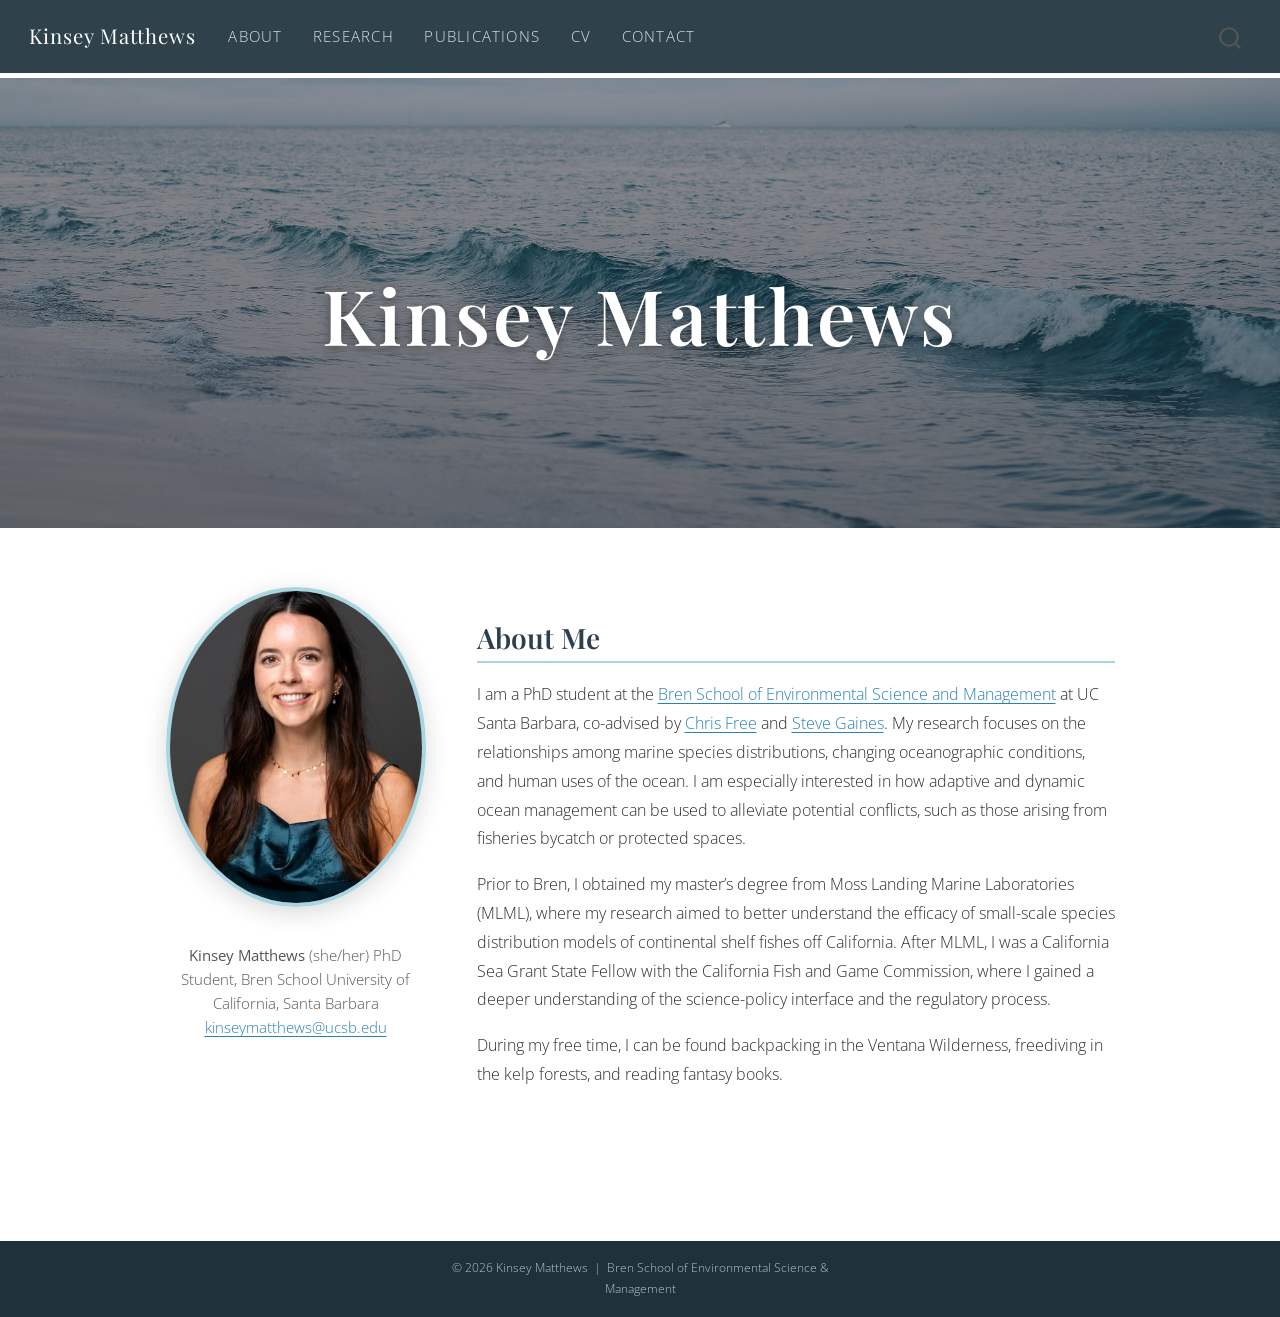
<file: docs/index.html>
<!DOCTYPE html>
<html xmlns="http://www.w3.org/1999/xhtml" lang="en" xml:lang="en"><head>

<meta charset="utf-8">
<meta name="generator" content="quarto-1.5.57">

<meta name="viewport" content="width=device-width, initial-scale=1.0, user-scalable=yes">


<title>Kinsey Matthews</title>
<style>
code{white-space: pre-wrap;}
span.smallcaps{font-variant: small-caps;}
div.columns{display: flex; gap: min(4vw, 1.5em);}
div.column{flex: auto; overflow-x: auto;}
div.hanging-indent{margin-left: 1.5em; text-indent: -1.5em;}
ul.task-list{list-style: none;}
ul.task-list li input[type="checkbox"] {
  width: 0.8em;
  margin: 0 0.8em 0.2em -1em; /* quarto-specific, see https://github.com/quarto-dev/quarto-cli/issues/4556 */ 
  vertical-align: middle;
}
</style>


<script src="site_libs/quarto-nav/quarto-nav.js"></script>
<script src="site_libs/quarto-nav/headroom.min.js"></script>
<script src="site_libs/clipboard/clipboard.min.js"></script>
<script src="site_libs/quarto-search/autocomplete.umd.js"></script>
<script src="site_libs/quarto-search/fuse.min.js"></script>
<script src="site_libs/quarto-search/quarto-search.js"></script>
<meta name="quarto:offset" content="./">
<script src="site_libs/quarto-html/quarto.js"></script>
<script src="site_libs/quarto-html/popper.min.js"></script>
<script src="site_libs/quarto-html/tippy.umd.min.js"></script>
<script src="site_libs/quarto-html/anchor.min.js"></script>
<link href="site_libs/quarto-html/tippy.css" rel="stylesheet">
<link href="site_libs/quarto-html/quarto-syntax-highlighting.css" rel="stylesheet" id="quarto-text-highlighting-styles">
<script src="site_libs/bootstrap/bootstrap.min.js"></script>
<link href="site_libs/bootstrap/bootstrap-icons.css" rel="stylesheet">
<link href="site_libs/bootstrap/bootstrap.min.css" rel="stylesheet" id="quarto-bootstrap" data-mode="light">
<script id="quarto-search-options" type="application/json">{
  "location": "navbar",
  "copy-button": false,
  "collapse-after": 3,
  "panel-placement": "end",
  "type": "overlay",
  "limit": 50,
  "keyboard-shortcut": [
    "f",
    "/",
    "s"
  ],
  "show-item-context": false,
  "language": {
    "search-no-results-text": "No results",
    "search-matching-documents-text": "matching documents",
    "search-copy-link-title": "Copy link to search",
    "search-hide-matches-text": "Hide additional matches",
    "search-more-match-text": "more match in this document",
    "search-more-matches-text": "more matches in this document",
    "search-clear-button-title": "Clear",
    "search-text-placeholder": "",
    "search-detached-cancel-button-title": "Cancel",
    "search-submit-button-title": "Submit",
    "search-label": "Search"
  }
}</script>


<link rel="stylesheet" href="styles.css">
</head>

<body class="nav-fixed">

<div id="quarto-search-results"></div>
  <header id="quarto-header" class="headroom fixed-top">
    <nav class="navbar navbar-expand-lg " data-bs-theme="dark">
      <div class="navbar-container container-fluid">
      <div class="navbar-brand-container mx-auto">
    <a class="navbar-brand" href="./index.html">
    <span class="navbar-title">Kinsey Matthews</span>
    </a>
  </div>
            <div id="quarto-search" class="" title="Search"></div>
          <button class="navbar-toggler" type="button" data-bs-toggle="collapse" data-bs-target="#navbarCollapse" aria-controls="navbarCollapse" role="menu" aria-expanded="false" aria-label="Toggle navigation" onclick="if (window.quartoToggleHeadroom) { window.quartoToggleHeadroom(); }">
  <span class="navbar-toggler-icon"></span>
</button>
          <div class="collapse navbar-collapse" id="navbarCollapse">
            <ul class="navbar-nav navbar-nav-scroll me-auto">
  <li class="nav-item">
    <a class="nav-link active" href="./index.html" aria-current="page"> 
<span class="menu-text">About</span></a>
  </li>  
  <li class="nav-item">
    <a class="nav-link" href="./research.html"> 
<span class="menu-text">Research</span></a>
  </li>  
  <li class="nav-item">
    <a class="nav-link" href="./publications.html"> 
<span class="menu-text">Publications</span></a>
  </li>  
  <li class="nav-item">
    <a class="nav-link" href="./cv.html"> 
<span class="menu-text">CV</span></a>
  </li>  
  <li class="nav-item">
    <a class="nav-link" href="./contact.html"> 
<span class="menu-text">Contact</span></a>
  </li>  
</ul>
          </div> <!-- /navcollapse -->
            <div class="quarto-navbar-tools">
</div>
      </div> <!-- /container-fluid -->
    </nav>
</header>
<!-- content -->
<div id="quarto-content" class="quarto-container page-columns page-rows-contents page-layout-full page-navbar">
<!-- sidebar -->
<!-- margin-sidebar -->
    
<!-- main -->
<main class="content column-page" id="quarto-document-content">




<div class="hero-banner">
  <div class="hero-overlay">
    <h1 class="hero-title">Kinsey Matthews</h1>
  </div>
</div>
<div class="about-section">
<div class="about-grid">
<div class="about-photo">
<p><img src="images/headshot.jpeg" class="headshot img-fluid"></p>
<p><strong>Kinsey Matthews</strong> (she/her) PhD Student, Bren School University of California, Santa Barbara <a href="mailto:kinseymatthews@ucsb.edu">kinseymatthews@ucsb.edu</a></p>
</div>
<section id="about-me" class="level2 about-text">
<h2 class="anchored" data-anchor-id="about-me">About Me</h2>
<p>I am a PhD student at the <a href="https://bren.ucsb.edu/">Bren School of Environmental Science and Management</a> at UC Santa Barbara, co-advised by <a href="https://chrismfree.com/">Chris Free</a> and <a href="https://gaineslabucsb.com/">Steve Gaines</a>. My research focuses on the relationships among marine species distributions, changing oceanographic conditions, and human uses of the ocean. I am especially interested in how adaptive and dynamic ocean management can be used to alleviate potential conflicts, such as those arising from fisheries bycatch or protected spaces.</p>
<p>Prior to Bren, I obtained my master’s degree from Moss Landing Marine Laboratories (MLML), where my research aimed to better understand the efficacy of small-scale species distribution models of continental shelf fishes off California. After MLML, I was a California Sea Grant State Fellow with the California Fish and Game Commission, where I gained a deeper understanding of the science-policy interface and the regulatory process.</p>
<p>During my free time, I can be found backpacking in the Ventana Wilderness, freediving in the kelp forests, and reading fantasy books.</p>
</section>
</div>
</div>



</main> <!-- /main -->
<script id="quarto-html-after-body" type="application/javascript">
window.document.addEventListener("DOMContentLoaded", function (event) {
  const toggleBodyColorMode = (bsSheetEl) => {
    const mode = bsSheetEl.getAttribute("data-mode");
    const bodyEl = window.document.querySelector("body");
    if (mode === "dark") {
      bodyEl.classList.add("quarto-dark");
      bodyEl.classList.remove("quarto-light");
    } else {
      bodyEl.classList.add("quarto-light");
      bodyEl.classList.remove("quarto-dark");
    }
  }
  const toggleBodyColorPrimary = () => {
    const bsSheetEl = window.document.querySelector("link#quarto-bootstrap");
    if (bsSheetEl) {
      toggleBodyColorMode(bsSheetEl);
    }
  }
  toggleBodyColorPrimary();  
  const icon = "";
  const anchorJS = new window.AnchorJS();
  anchorJS.options = {
    placement: 'right',
    icon: icon
  };
  anchorJS.add('.anchored');
  const isCodeAnnotation = (el) => {
    for (const clz of el.classList) {
      if (clz.startsWith('code-annotation-')) {                     
        return true;
      }
    }
    return false;
  }
  const onCopySuccess = function(e) {
    // button target
    const button = e.trigger;
    // don't keep focus
    button.blur();
    // flash "checked"
    button.classList.add('code-copy-button-checked');
    var currentTitle = button.getAttribute("title");
    button.setAttribute("title", "Copied!");
    let tooltip;
    if (window.bootstrap) {
      button.setAttribute("data-bs-toggle", "tooltip");
      button.setAttribute("data-bs-placement", "left");
      button.setAttribute("data-bs-title", "Copied!");
      tooltip = new bootstrap.Tooltip(button, 
        { trigger: "manual", 
          customClass: "code-copy-button-tooltip",
          offset: [0, -8]});
      tooltip.show();    
    }
    setTimeout(function() {
      if (tooltip) {
        tooltip.hide();
        button.removeAttribute("data-bs-title");
        button.removeAttribute("data-bs-toggle");
        button.removeAttribute("data-bs-placement");
      }
      button.setAttribute("title", currentTitle);
      button.classList.remove('code-copy-button-checked');
    }, 1000);
    // clear code selection
    e.clearSelection();
  }
  const getTextToCopy = function(trigger) {
      const codeEl = trigger.previousElementSibling.cloneNode(true);
      for (const childEl of codeEl.children) {
        if (isCodeAnnotation(childEl)) {
          childEl.remove();
        }
      }
      return codeEl.innerText;
  }
  const clipboard = new window.ClipboardJS('.code-copy-button:not([data-in-quarto-modal])', {
    text: getTextToCopy
  });
  clipboard.on('success', onCopySuccess);
  if (window.document.getElementById('quarto-embedded-source-code-modal')) {
    // For code content inside modals, clipBoardJS needs to be initialized with a container option
    // TODO: Check when it could be a function (https://github.com/zenorocha/clipboard.js/issues/860)
    const clipboardModal = new window.ClipboardJS('.code-copy-button[data-in-quarto-modal]', {
      text: getTextToCopy,
      container: window.document.getElementById('quarto-embedded-source-code-modal')
    });
    clipboardModal.on('success', onCopySuccess);
  }
    var localhostRegex = new RegExp(/^(?:http|https):\/\/localhost\:?[0-9]*\//);
    var mailtoRegex = new RegExp(/^mailto:/);
      var filterRegex = new RegExp('/' + window.location.host + '/');
    var isInternal = (href) => {
        return filterRegex.test(href) || localhostRegex.test(href) || mailtoRegex.test(href);
    }
    // Inspect non-navigation links and adorn them if external
 	var links = window.document.querySelectorAll('a[href]:not(.nav-link):not(.navbar-brand):not(.toc-action):not(.sidebar-link):not(.sidebar-item-toggle):not(.pagination-link):not(.no-external):not([aria-hidden]):not(.dropdown-item):not(.quarto-navigation-tool):not(.about-link)');
    for (var i=0; i<links.length; i++) {
      const link = links[i];
      if (!isInternal(link.href)) {
        // undo the damage that might have been done by quarto-nav.js in the case of
        // links that we want to consider external
        if (link.dataset.originalHref !== undefined) {
          link.href = link.dataset.originalHref;
        }
      }
    }
  function tippyHover(el, contentFn, onTriggerFn, onUntriggerFn) {
    const config = {
      allowHTML: true,
      maxWidth: 500,
      delay: 100,
      arrow: false,
      appendTo: function(el) {
          return el.parentElement;
      },
      interactive: true,
      interactiveBorder: 10,
      theme: 'quarto',
      placement: 'bottom-start',
    };
    if (contentFn) {
      config.content = contentFn;
    }
    if (onTriggerFn) {
      config.onTrigger = onTriggerFn;
    }
    if (onUntriggerFn) {
      config.onUntrigger = onUntriggerFn;
    }
    window.tippy(el, config); 
  }
  const noterefs = window.document.querySelectorAll('a[role="doc-noteref"]');
  for (var i=0; i<noterefs.length; i++) {
    const ref = noterefs[i];
    tippyHover(ref, function() {
      // use id or data attribute instead here
      let href = ref.getAttribute('data-footnote-href') || ref.getAttribute('href');
      try { href = new URL(href).hash; } catch {}
      const id = href.replace(/^#\/?/, "");
      const note = window.document.getElementById(id);
      if (note) {
        return note.innerHTML;
      } else {
        return "";
      }
    });
  }
  const xrefs = window.document.querySelectorAll('a.quarto-xref');
  const processXRef = (id, note) => {
    // Strip column container classes
    const stripColumnClz = (el) => {
      el.classList.remove("page-full", "page-columns");
      if (el.children) {
        for (const child of el.children) {
          stripColumnClz(child);
        }
      }
    }
    stripColumnClz(note)
    if (id === null || id.startsWith('sec-')) {
      // Special case sections, only their first couple elements
      const container = document.createElement("div");
      if (note.children && note.children.length > 2) {
        container.appendChild(note.children[0].cloneNode(true));
        for (let i = 1; i < note.children.length; i++) {
          const child = note.children[i];
          if (child.tagName === "P" && child.innerText === "") {
            continue;
          } else {
            container.appendChild(child.cloneNode(true));
            break;
          }
        }
        if (window.Quarto?.typesetMath) {
          window.Quarto.typesetMath(container);
        }
        return container.innerHTML
      } else {
        if (window.Quarto?.typesetMath) {
          window.Quarto.typesetMath(note);
        }
        return note.innerHTML;
      }
    } else {
      // Remove any anchor links if they are present
      const anchorLink = note.querySelector('a.anchorjs-link');
      if (anchorLink) {
        anchorLink.remove();
      }
      if (window.Quarto?.typesetMath) {
        window.Quarto.typesetMath(note);
      }
      // TODO in 1.5, we should make sure this works without a callout special case
      if (note.classList.contains("callout")) {
        return note.outerHTML;
      } else {
        return note.innerHTML;
      }
    }
  }
  for (var i=0; i<xrefs.length; i++) {
    const xref = xrefs[i];
    tippyHover(xref, undefined, function(instance) {
      instance.disable();
      let url = xref.getAttribute('href');
      let hash = undefined; 
      if (url.startsWith('#')) {
        hash = url;
      } else {
        try { hash = new URL(url).hash; } catch {}
      }
      if (hash) {
        const id = hash.replace(/^#\/?/, "");
        const note = window.document.getElementById(id);
        if (note !== null) {
          try {
            const html = processXRef(id, note.cloneNode(true));
            instance.setContent(html);
          } finally {
            instance.enable();
            instance.show();
          }
        } else {
          // See if we can fetch this
          fetch(url.split('#')[0])
          .then(res => res.text())
          .then(html => {
            const parser = new DOMParser();
            const htmlDoc = parser.parseFromString(html, "text/html");
            const note = htmlDoc.getElementById(id);
            if (note !== null) {
              const html = processXRef(id, note);
              instance.setContent(html);
            } 
          }).finally(() => {
            instance.enable();
            instance.show();
          });
        }
      } else {
        // See if we can fetch a full url (with no hash to target)
        // This is a special case and we should probably do some content thinning / targeting
        fetch(url)
        .then(res => res.text())
        .then(html => {
          const parser = new DOMParser();
          const htmlDoc = parser.parseFromString(html, "text/html");
          const note = htmlDoc.querySelector('main.content');
          if (note !== null) {
            // This should only happen for chapter cross references
            // (since there is no id in the URL)
            // remove the first header
            if (note.children.length > 0 && note.children[0].tagName === "HEADER") {
              note.children[0].remove();
            }
            const html = processXRef(null, note);
            instance.setContent(html);
          } 
        }).finally(() => {
          instance.enable();
          instance.show();
        });
      }
    }, function(instance) {
    });
  }
      let selectedAnnoteEl;
      const selectorForAnnotation = ( cell, annotation) => {
        let cellAttr = 'data-code-cell="' + cell + '"';
        let lineAttr = 'data-code-annotation="' +  annotation + '"';
        const selector = 'span[' + cellAttr + '][' + lineAttr + ']';
        return selector;
      }
      const selectCodeLines = (annoteEl) => {
        const doc = window.document;
        const targetCell = annoteEl.getAttribute("data-target-cell");
        const targetAnnotation = annoteEl.getAttribute("data-target-annotation");
        const annoteSpan = window.document.querySelector(selectorForAnnotation(targetCell, targetAnnotation));
        const lines = annoteSpan.getAttribute("data-code-lines").split(",");
        const lineIds = lines.map((line) => {
          return targetCell + "-" + line;
        })
        let top = null;
        let height = null;
        let parent = null;
        if (lineIds.length > 0) {
            //compute the position of the single el (top and bottom and make a div)
            const el = window.document.getElementById(lineIds[0]);
            top = el.offsetTop;
            height = el.offsetHeight;
            parent = el.parentElement.parentElement;
          if (lineIds.length > 1) {
            const lastEl = window.document.getElementById(lineIds[lineIds.length - 1]);
            const bottom = lastEl.offsetTop + lastEl.offsetHeight;
            height = bottom - top;
          }
          if (top !== null && height !== null && parent !== null) {
            // cook up a div (if necessary) and position it 
            let div = window.document.getElementById("code-annotation-line-highlight");
            if (div === null) {
              div = window.document.createElement("div");
              div.setAttribute("id", "code-annotation-line-highlight");
              div.style.position = 'absolute';
              parent.appendChild(div);
            }
            div.style.top = top - 2 + "px";
            div.style.height = height + 4 + "px";
            div.style.left = 0;
            let gutterDiv = window.document.getElementById("code-annotation-line-highlight-gutter");
            if (gutterDiv === null) {
              gutterDiv = window.document.createElement("div");
              gutterDiv.setAttribute("id", "code-annotation-line-highlight-gutter");
              gutterDiv.style.position = 'absolute';
              const codeCell = window.document.getElementById(targetCell);
              const gutter = codeCell.querySelector('.code-annotation-gutter');
              gutter.appendChild(gutterDiv);
            }
            gutterDiv.style.top = top - 2 + "px";
            gutterDiv.style.height = height + 4 + "px";
          }
          selectedAnnoteEl = annoteEl;
        }
      };
      const unselectCodeLines = () => {
        const elementsIds = ["code-annotation-line-highlight", "code-annotation-line-highlight-gutter"];
        elementsIds.forEach((elId) => {
          const div = window.document.getElementById(elId);
          if (div) {
            div.remove();
          }
        });
        selectedAnnoteEl = undefined;
      };
        // Handle positioning of the toggle
    window.addEventListener(
      "resize",
      throttle(() => {
        elRect = undefined;
        if (selectedAnnoteEl) {
          selectCodeLines(selectedAnnoteEl);
        }
      }, 10)
    );
    function throttle(fn, ms) {
    let throttle = false;
    let timer;
      return (...args) => {
        if(!throttle) { // first call gets through
            fn.apply(this, args);
            throttle = true;
        } else { // all the others get throttled
            if(timer) clearTimeout(timer); // cancel #2
            timer = setTimeout(() => {
              fn.apply(this, args);
              timer = throttle = false;
            }, ms);
        }
      };
    }
      // Attach click handler to the DT
      const annoteDls = window.document.querySelectorAll('dt[data-target-cell]');
      for (const annoteDlNode of annoteDls) {
        annoteDlNode.addEventListener('click', (event) => {
          const clickedEl = event.target;
          if (clickedEl !== selectedAnnoteEl) {
            unselectCodeLines();
            const activeEl = window.document.querySelector('dt[data-target-cell].code-annotation-active');
            if (activeEl) {
              activeEl.classList.remove('code-annotation-active');
            }
            selectCodeLines(clickedEl);
            clickedEl.classList.add('code-annotation-active');
          } else {
            // Unselect the line
            unselectCodeLines();
            clickedEl.classList.remove('code-annotation-active');
          }
        });
      }
  const findCites = (el) => {
    const parentEl = el.parentElement;
    if (parentEl) {
      const cites = parentEl.dataset.cites;
      if (cites) {
        return {
          el,
          cites: cites.split(' ')
        };
      } else {
        return findCites(el.parentElement)
      }
    } else {
      return undefined;
    }
  };
  var bibliorefs = window.document.querySelectorAll('a[role="doc-biblioref"]');
  for (var i=0; i<bibliorefs.length; i++) {
    const ref = bibliorefs[i];
    const citeInfo = findCites(ref);
    if (citeInfo) {
      tippyHover(citeInfo.el, function() {
        var popup = window.document.createElement('div');
        citeInfo.cites.forEach(function(cite) {
          var citeDiv = window.document.createElement('div');
          citeDiv.classList.add('hanging-indent');
          citeDiv.classList.add('csl-entry');
          var biblioDiv = window.document.getElementById('ref-' + cite);
          if (biblioDiv) {
            citeDiv.innerHTML = biblioDiv.innerHTML;
          }
          popup.appendChild(citeDiv);
        });
        return popup.innerHTML;
      });
    }
  }
});
</script>
</div> <!-- /content -->
<footer class="footer">
  <div class="nav-footer">
    <div class="nav-footer-left">
      &nbsp;
    </div>   
    <div class="nav-footer-center">
<p>© 2026 Kinsey Matthews &nbsp;|&nbsp; Bren School of Environmental Science &amp; Management</p>
</div>
    <div class="nav-footer-right">
      &nbsp;
    </div>
  </div>
</footer>




</body></html>
</file>
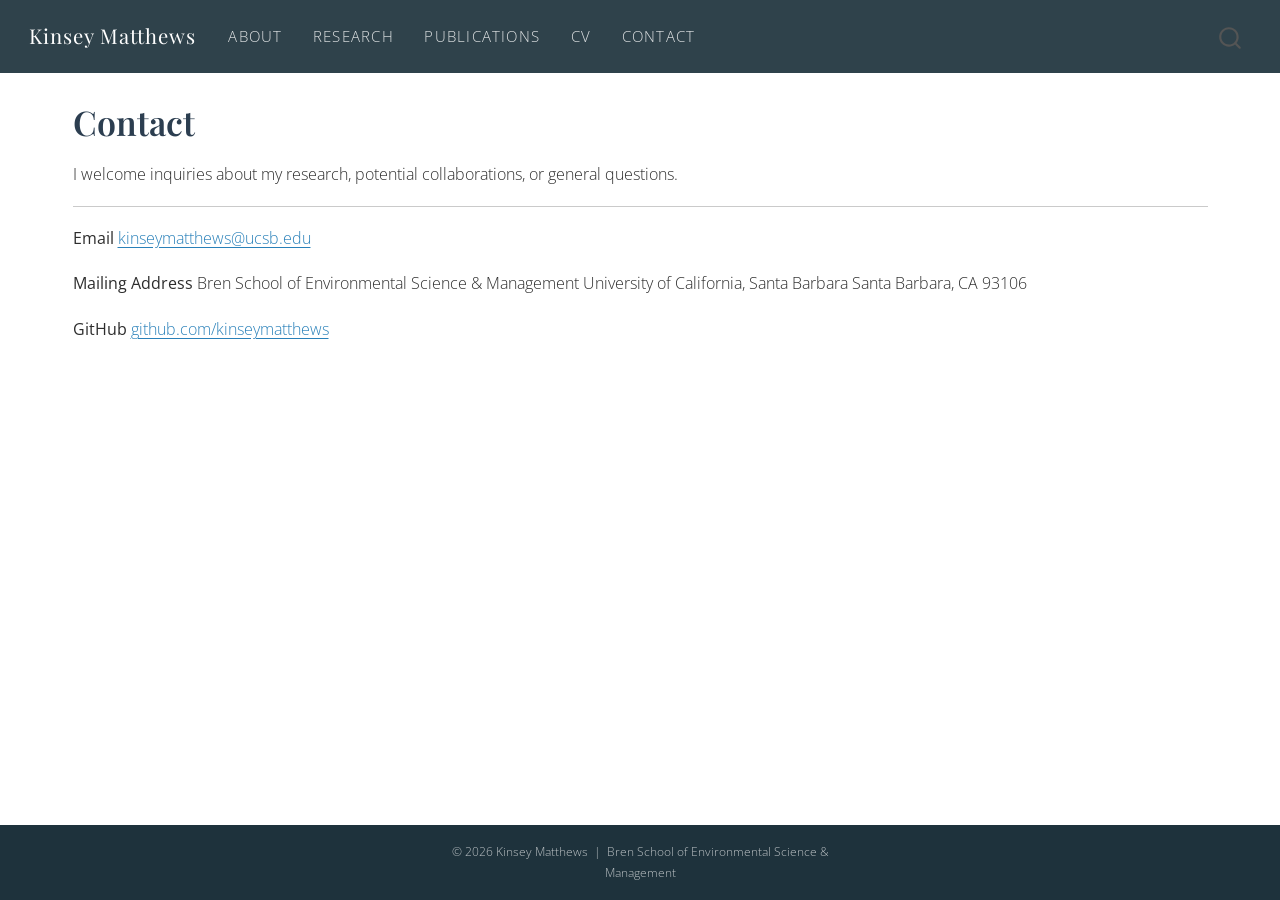
<file: docs/contact.html>
<!DOCTYPE html>
<html xmlns="http://www.w3.org/1999/xhtml" lang="en" xml:lang="en"><head>

<meta charset="utf-8">
<meta name="generator" content="quarto-1.5.57">

<meta name="viewport" content="width=device-width, initial-scale=1.0, user-scalable=yes">


<title>Contact – Kinsey Matthews</title>
<style>
code{white-space: pre-wrap;}
span.smallcaps{font-variant: small-caps;}
div.columns{display: flex; gap: min(4vw, 1.5em);}
div.column{flex: auto; overflow-x: auto;}
div.hanging-indent{margin-left: 1.5em; text-indent: -1.5em;}
ul.task-list{list-style: none;}
ul.task-list li input[type="checkbox"] {
  width: 0.8em;
  margin: 0 0.8em 0.2em -1em; /* quarto-specific, see https://github.com/quarto-dev/quarto-cli/issues/4556 */ 
  vertical-align: middle;
}
</style>


<script src="site_libs/quarto-nav/quarto-nav.js"></script>
<script src="site_libs/quarto-nav/headroom.min.js"></script>
<script src="site_libs/clipboard/clipboard.min.js"></script>
<script src="site_libs/quarto-search/autocomplete.umd.js"></script>
<script src="site_libs/quarto-search/fuse.min.js"></script>
<script src="site_libs/quarto-search/quarto-search.js"></script>
<meta name="quarto:offset" content="./">
<script src="site_libs/quarto-html/quarto.js"></script>
<script src="site_libs/quarto-html/popper.min.js"></script>
<script src="site_libs/quarto-html/tippy.umd.min.js"></script>
<script src="site_libs/quarto-html/anchor.min.js"></script>
<link href="site_libs/quarto-html/tippy.css" rel="stylesheet">
<link href="site_libs/quarto-html/quarto-syntax-highlighting.css" rel="stylesheet" id="quarto-text-highlighting-styles">
<script src="site_libs/bootstrap/bootstrap.min.js"></script>
<link href="site_libs/bootstrap/bootstrap-icons.css" rel="stylesheet">
<link href="site_libs/bootstrap/bootstrap.min.css" rel="stylesheet" id="quarto-bootstrap" data-mode="light">
<script id="quarto-search-options" type="application/json">{
  "location": "navbar",
  "copy-button": false,
  "collapse-after": 3,
  "panel-placement": "end",
  "type": "overlay",
  "limit": 50,
  "keyboard-shortcut": [
    "f",
    "/",
    "s"
  ],
  "show-item-context": false,
  "language": {
    "search-no-results-text": "No results",
    "search-matching-documents-text": "matching documents",
    "search-copy-link-title": "Copy link to search",
    "search-hide-matches-text": "Hide additional matches",
    "search-more-match-text": "more match in this document",
    "search-more-matches-text": "more matches in this document",
    "search-clear-button-title": "Clear",
    "search-text-placeholder": "",
    "search-detached-cancel-button-title": "Cancel",
    "search-submit-button-title": "Submit",
    "search-label": "Search"
  }
}</script>


<link rel="stylesheet" href="styles.css">
</head>

<body class="nav-fixed">

<div id="quarto-search-results"></div>
  <header id="quarto-header" class="headroom fixed-top">
    <nav class="navbar navbar-expand-lg " data-bs-theme="dark">
      <div class="navbar-container container-fluid">
      <div class="navbar-brand-container mx-auto">
    <a class="navbar-brand" href="./index.html">
    <span class="navbar-title">Kinsey Matthews</span>
    </a>
  </div>
            <div id="quarto-search" class="" title="Search"></div>
          <button class="navbar-toggler" type="button" data-bs-toggle="collapse" data-bs-target="#navbarCollapse" aria-controls="navbarCollapse" role="menu" aria-expanded="false" aria-label="Toggle navigation" onclick="if (window.quartoToggleHeadroom) { window.quartoToggleHeadroom(); }">
  <span class="navbar-toggler-icon"></span>
</button>
          <div class="collapse navbar-collapse" id="navbarCollapse">
            <ul class="navbar-nav navbar-nav-scroll me-auto">
  <li class="nav-item">
    <a class="nav-link" href="./index.html"> 
<span class="menu-text">About</span></a>
  </li>  
  <li class="nav-item">
    <a class="nav-link" href="./research.html"> 
<span class="menu-text">Research</span></a>
  </li>  
  <li class="nav-item">
    <a class="nav-link" href="./publications.html"> 
<span class="menu-text">Publications</span></a>
  </li>  
  <li class="nav-item">
    <a class="nav-link" href="./cv.html"> 
<span class="menu-text">CV</span></a>
  </li>  
  <li class="nav-item">
    <a class="nav-link active" href="./contact.html" aria-current="page"> 
<span class="menu-text">Contact</span></a>
  </li>  
</ul>
          </div> <!-- /navcollapse -->
            <div class="quarto-navbar-tools">
</div>
      </div> <!-- /container-fluid -->
    </nav>
</header>
<!-- content -->
<div id="quarto-content" class="quarto-container page-columns page-rows-contents page-layout-full page-navbar">
<!-- sidebar -->
<!-- margin-sidebar -->
    
<!-- main -->
<main class="content column-page" id="quarto-document-content">

<header id="title-block-header" class="quarto-title-block default">
<div class="quarto-title">
<h1 class="title">Contact</h1>
</div>



<div class="quarto-title-meta column-page">

    
  
    
  </div>
  


</header>


<p>I welcome inquiries about my research, potential collaborations, or general questions.</p>
<hr>
<p><strong>Email</strong> <a href="mailto:kinseymatthews@ucsb.edu">kinseymatthews@ucsb.edu</a></p>
<p><strong>Mailing Address</strong> Bren School of Environmental Science &amp; Management University of California, Santa Barbara Santa Barbara, CA 93106</p>
<p><strong>GitHub</strong> <a href="https://github.com/kinseymatthews">github.com/kinseymatthews</a></p>



</main> <!-- /main -->
<script id="quarto-html-after-body" type="application/javascript">
window.document.addEventListener("DOMContentLoaded", function (event) {
  const toggleBodyColorMode = (bsSheetEl) => {
    const mode = bsSheetEl.getAttribute("data-mode");
    const bodyEl = window.document.querySelector("body");
    if (mode === "dark") {
      bodyEl.classList.add("quarto-dark");
      bodyEl.classList.remove("quarto-light");
    } else {
      bodyEl.classList.add("quarto-light");
      bodyEl.classList.remove("quarto-dark");
    }
  }
  const toggleBodyColorPrimary = () => {
    const bsSheetEl = window.document.querySelector("link#quarto-bootstrap");
    if (bsSheetEl) {
      toggleBodyColorMode(bsSheetEl);
    }
  }
  toggleBodyColorPrimary();  
  const icon = "";
  const anchorJS = new window.AnchorJS();
  anchorJS.options = {
    placement: 'right',
    icon: icon
  };
  anchorJS.add('.anchored');
  const isCodeAnnotation = (el) => {
    for (const clz of el.classList) {
      if (clz.startsWith('code-annotation-')) {                     
        return true;
      }
    }
    return false;
  }
  const onCopySuccess = function(e) {
    // button target
    const button = e.trigger;
    // don't keep focus
    button.blur();
    // flash "checked"
    button.classList.add('code-copy-button-checked');
    var currentTitle = button.getAttribute("title");
    button.setAttribute("title", "Copied!");
    let tooltip;
    if (window.bootstrap) {
      button.setAttribute("data-bs-toggle", "tooltip");
      button.setAttribute("data-bs-placement", "left");
      button.setAttribute("data-bs-title", "Copied!");
      tooltip = new bootstrap.Tooltip(button, 
        { trigger: "manual", 
          customClass: "code-copy-button-tooltip",
          offset: [0, -8]});
      tooltip.show();    
    }
    setTimeout(function() {
      if (tooltip) {
        tooltip.hide();
        button.removeAttribute("data-bs-title");
        button.removeAttribute("data-bs-toggle");
        button.removeAttribute("data-bs-placement");
      }
      button.setAttribute("title", currentTitle);
      button.classList.remove('code-copy-button-checked');
    }, 1000);
    // clear code selection
    e.clearSelection();
  }
  const getTextToCopy = function(trigger) {
      const codeEl = trigger.previousElementSibling.cloneNode(true);
      for (const childEl of codeEl.children) {
        if (isCodeAnnotation(childEl)) {
          childEl.remove();
        }
      }
      return codeEl.innerText;
  }
  const clipboard = new window.ClipboardJS('.code-copy-button:not([data-in-quarto-modal])', {
    text: getTextToCopy
  });
  clipboard.on('success', onCopySuccess);
  if (window.document.getElementById('quarto-embedded-source-code-modal')) {
    // For code content inside modals, clipBoardJS needs to be initialized with a container option
    // TODO: Check when it could be a function (https://github.com/zenorocha/clipboard.js/issues/860)
    const clipboardModal = new window.ClipboardJS('.code-copy-button[data-in-quarto-modal]', {
      text: getTextToCopy,
      container: window.document.getElementById('quarto-embedded-source-code-modal')
    });
    clipboardModal.on('success', onCopySuccess);
  }
    var localhostRegex = new RegExp(/^(?:http|https):\/\/localhost\:?[0-9]*\//);
    var mailtoRegex = new RegExp(/^mailto:/);
      var filterRegex = new RegExp('/' + window.location.host + '/');
    var isInternal = (href) => {
        return filterRegex.test(href) || localhostRegex.test(href) || mailtoRegex.test(href);
    }
    // Inspect non-navigation links and adorn them if external
 	var links = window.document.querySelectorAll('a[href]:not(.nav-link):not(.navbar-brand):not(.toc-action):not(.sidebar-link):not(.sidebar-item-toggle):not(.pagination-link):not(.no-external):not([aria-hidden]):not(.dropdown-item):not(.quarto-navigation-tool):not(.about-link)');
    for (var i=0; i<links.length; i++) {
      const link = links[i];
      if (!isInternal(link.href)) {
        // undo the damage that might have been done by quarto-nav.js in the case of
        // links that we want to consider external
        if (link.dataset.originalHref !== undefined) {
          link.href = link.dataset.originalHref;
        }
      }
    }
  function tippyHover(el, contentFn, onTriggerFn, onUntriggerFn) {
    const config = {
      allowHTML: true,
      maxWidth: 500,
      delay: 100,
      arrow: false,
      appendTo: function(el) {
          return el.parentElement;
      },
      interactive: true,
      interactiveBorder: 10,
      theme: 'quarto',
      placement: 'bottom-start',
    };
    if (contentFn) {
      config.content = contentFn;
    }
    if (onTriggerFn) {
      config.onTrigger = onTriggerFn;
    }
    if (onUntriggerFn) {
      config.onUntrigger = onUntriggerFn;
    }
    window.tippy(el, config); 
  }
  const noterefs = window.document.querySelectorAll('a[role="doc-noteref"]');
  for (var i=0; i<noterefs.length; i++) {
    const ref = noterefs[i];
    tippyHover(ref, function() {
      // use id or data attribute instead here
      let href = ref.getAttribute('data-footnote-href') || ref.getAttribute('href');
      try { href = new URL(href).hash; } catch {}
      const id = href.replace(/^#\/?/, "");
      const note = window.document.getElementById(id);
      if (note) {
        return note.innerHTML;
      } else {
        return "";
      }
    });
  }
  const xrefs = window.document.querySelectorAll('a.quarto-xref');
  const processXRef = (id, note) => {
    // Strip column container classes
    const stripColumnClz = (el) => {
      el.classList.remove("page-full", "page-columns");
      if (el.children) {
        for (const child of el.children) {
          stripColumnClz(child);
        }
      }
    }
    stripColumnClz(note)
    if (id === null || id.startsWith('sec-')) {
      // Special case sections, only their first couple elements
      const container = document.createElement("div");
      if (note.children && note.children.length > 2) {
        container.appendChild(note.children[0].cloneNode(true));
        for (let i = 1; i < note.children.length; i++) {
          const child = note.children[i];
          if (child.tagName === "P" && child.innerText === "") {
            continue;
          } else {
            container.appendChild(child.cloneNode(true));
            break;
          }
        }
        if (window.Quarto?.typesetMath) {
          window.Quarto.typesetMath(container);
        }
        return container.innerHTML
      } else {
        if (window.Quarto?.typesetMath) {
          window.Quarto.typesetMath(note);
        }
        return note.innerHTML;
      }
    } else {
      // Remove any anchor links if they are present
      const anchorLink = note.querySelector('a.anchorjs-link');
      if (anchorLink) {
        anchorLink.remove();
      }
      if (window.Quarto?.typesetMath) {
        window.Quarto.typesetMath(note);
      }
      // TODO in 1.5, we should make sure this works without a callout special case
      if (note.classList.contains("callout")) {
        return note.outerHTML;
      } else {
        return note.innerHTML;
      }
    }
  }
  for (var i=0; i<xrefs.length; i++) {
    const xref = xrefs[i];
    tippyHover(xref, undefined, function(instance) {
      instance.disable();
      let url = xref.getAttribute('href');
      let hash = undefined; 
      if (url.startsWith('#')) {
        hash = url;
      } else {
        try { hash = new URL(url).hash; } catch {}
      }
      if (hash) {
        const id = hash.replace(/^#\/?/, "");
        const note = window.document.getElementById(id);
        if (note !== null) {
          try {
            const html = processXRef(id, note.cloneNode(true));
            instance.setContent(html);
          } finally {
            instance.enable();
            instance.show();
          }
        } else {
          // See if we can fetch this
          fetch(url.split('#')[0])
          .then(res => res.text())
          .then(html => {
            const parser = new DOMParser();
            const htmlDoc = parser.parseFromString(html, "text/html");
            const note = htmlDoc.getElementById(id);
            if (note !== null) {
              const html = processXRef(id, note);
              instance.setContent(html);
            } 
          }).finally(() => {
            instance.enable();
            instance.show();
          });
        }
      } else {
        // See if we can fetch a full url (with no hash to target)
        // This is a special case and we should probably do some content thinning / targeting
        fetch(url)
        .then(res => res.text())
        .then(html => {
          const parser = new DOMParser();
          const htmlDoc = parser.parseFromString(html, "text/html");
          const note = htmlDoc.querySelector('main.content');
          if (note !== null) {
            // This should only happen for chapter cross references
            // (since there is no id in the URL)
            // remove the first header
            if (note.children.length > 0 && note.children[0].tagName === "HEADER") {
              note.children[0].remove();
            }
            const html = processXRef(null, note);
            instance.setContent(html);
          } 
        }).finally(() => {
          instance.enable();
          instance.show();
        });
      }
    }, function(instance) {
    });
  }
      let selectedAnnoteEl;
      const selectorForAnnotation = ( cell, annotation) => {
        let cellAttr = 'data-code-cell="' + cell + '"';
        let lineAttr = 'data-code-annotation="' +  annotation + '"';
        const selector = 'span[' + cellAttr + '][' + lineAttr + ']';
        return selector;
      }
      const selectCodeLines = (annoteEl) => {
        const doc = window.document;
        const targetCell = annoteEl.getAttribute("data-target-cell");
        const targetAnnotation = annoteEl.getAttribute("data-target-annotation");
        const annoteSpan = window.document.querySelector(selectorForAnnotation(targetCell, targetAnnotation));
        const lines = annoteSpan.getAttribute("data-code-lines").split(",");
        const lineIds = lines.map((line) => {
          return targetCell + "-" + line;
        })
        let top = null;
        let height = null;
        let parent = null;
        if (lineIds.length > 0) {
            //compute the position of the single el (top and bottom and make a div)
            const el = window.document.getElementById(lineIds[0]);
            top = el.offsetTop;
            height = el.offsetHeight;
            parent = el.parentElement.parentElement;
          if (lineIds.length > 1) {
            const lastEl = window.document.getElementById(lineIds[lineIds.length - 1]);
            const bottom = lastEl.offsetTop + lastEl.offsetHeight;
            height = bottom - top;
          }
          if (top !== null && height !== null && parent !== null) {
            // cook up a div (if necessary) and position it 
            let div = window.document.getElementById("code-annotation-line-highlight");
            if (div === null) {
              div = window.document.createElement("div");
              div.setAttribute("id", "code-annotation-line-highlight");
              div.style.position = 'absolute';
              parent.appendChild(div);
            }
            div.style.top = top - 2 + "px";
            div.style.height = height + 4 + "px";
            div.style.left = 0;
            let gutterDiv = window.document.getElementById("code-annotation-line-highlight-gutter");
            if (gutterDiv === null) {
              gutterDiv = window.document.createElement("div");
              gutterDiv.setAttribute("id", "code-annotation-line-highlight-gutter");
              gutterDiv.style.position = 'absolute';
              const codeCell = window.document.getElementById(targetCell);
              const gutter = codeCell.querySelector('.code-annotation-gutter');
              gutter.appendChild(gutterDiv);
            }
            gutterDiv.style.top = top - 2 + "px";
            gutterDiv.style.height = height + 4 + "px";
          }
          selectedAnnoteEl = annoteEl;
        }
      };
      const unselectCodeLines = () => {
        const elementsIds = ["code-annotation-line-highlight", "code-annotation-line-highlight-gutter"];
        elementsIds.forEach((elId) => {
          const div = window.document.getElementById(elId);
          if (div) {
            div.remove();
          }
        });
        selectedAnnoteEl = undefined;
      };
        // Handle positioning of the toggle
    window.addEventListener(
      "resize",
      throttle(() => {
        elRect = undefined;
        if (selectedAnnoteEl) {
          selectCodeLines(selectedAnnoteEl);
        }
      }, 10)
    );
    function throttle(fn, ms) {
    let throttle = false;
    let timer;
      return (...args) => {
        if(!throttle) { // first call gets through
            fn.apply(this, args);
            throttle = true;
        } else { // all the others get throttled
            if(timer) clearTimeout(timer); // cancel #2
            timer = setTimeout(() => {
              fn.apply(this, args);
              timer = throttle = false;
            }, ms);
        }
      };
    }
      // Attach click handler to the DT
      const annoteDls = window.document.querySelectorAll('dt[data-target-cell]');
      for (const annoteDlNode of annoteDls) {
        annoteDlNode.addEventListener('click', (event) => {
          const clickedEl = event.target;
          if (clickedEl !== selectedAnnoteEl) {
            unselectCodeLines();
            const activeEl = window.document.querySelector('dt[data-target-cell].code-annotation-active');
            if (activeEl) {
              activeEl.classList.remove('code-annotation-active');
            }
            selectCodeLines(clickedEl);
            clickedEl.classList.add('code-annotation-active');
          } else {
            // Unselect the line
            unselectCodeLines();
            clickedEl.classList.remove('code-annotation-active');
          }
        });
      }
  const findCites = (el) => {
    const parentEl = el.parentElement;
    if (parentEl) {
      const cites = parentEl.dataset.cites;
      if (cites) {
        return {
          el,
          cites: cites.split(' ')
        };
      } else {
        return findCites(el.parentElement)
      }
    } else {
      return undefined;
    }
  };
  var bibliorefs = window.document.querySelectorAll('a[role="doc-biblioref"]');
  for (var i=0; i<bibliorefs.length; i++) {
    const ref = bibliorefs[i];
    const citeInfo = findCites(ref);
    if (citeInfo) {
      tippyHover(citeInfo.el, function() {
        var popup = window.document.createElement('div');
        citeInfo.cites.forEach(function(cite) {
          var citeDiv = window.document.createElement('div');
          citeDiv.classList.add('hanging-indent');
          citeDiv.classList.add('csl-entry');
          var biblioDiv = window.document.getElementById('ref-' + cite);
          if (biblioDiv) {
            citeDiv.innerHTML = biblioDiv.innerHTML;
          }
          popup.appendChild(citeDiv);
        });
        return popup.innerHTML;
      });
    }
  }
});
</script>
</div> <!-- /content -->
<footer class="footer">
  <div class="nav-footer">
    <div class="nav-footer-left">
      &nbsp;
    </div>   
    <div class="nav-footer-center">
<p>© 2026 Kinsey Matthews &nbsp;|&nbsp; Bren School of Environmental Science &amp; Management</p>
</div>
    <div class="nav-footer-right">
      &nbsp;
    </div>
  </div>
</footer>




</body></html>
</file>
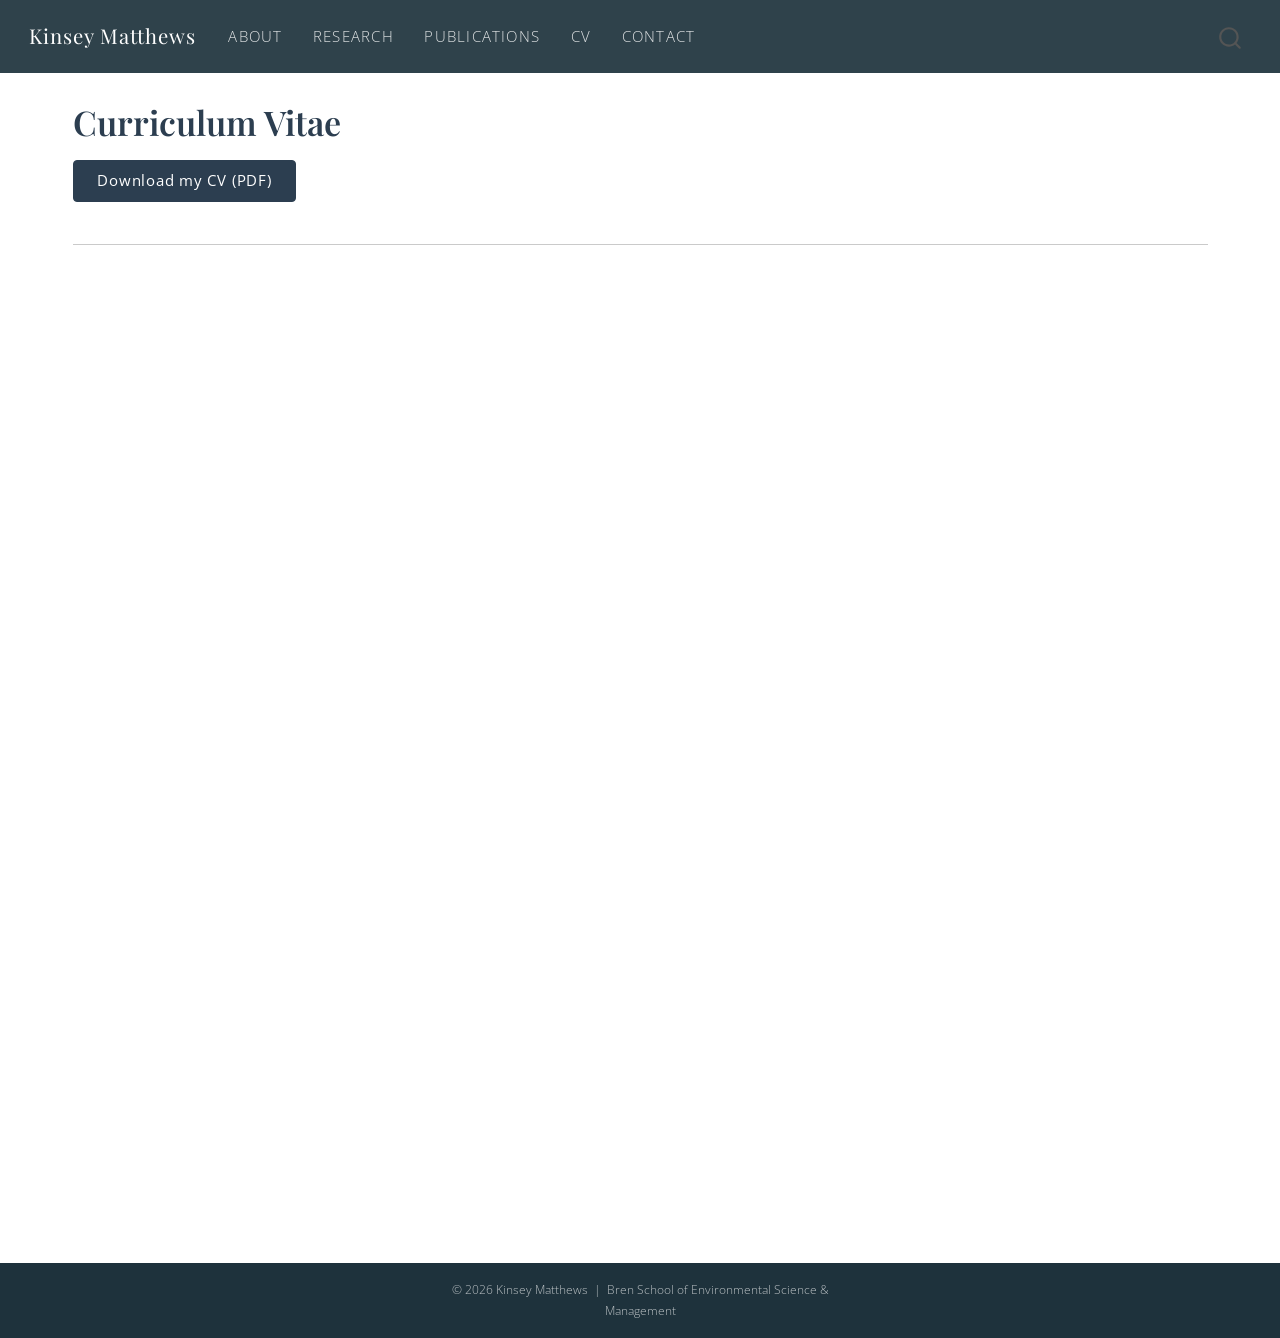
<file: docs/cv.html>
<!DOCTYPE html>
<html xmlns="http://www.w3.org/1999/xhtml" lang="en" xml:lang="en"><head>

<meta charset="utf-8">
<meta name="generator" content="quarto-1.5.57">

<meta name="viewport" content="width=device-width, initial-scale=1.0, user-scalable=yes">


<title>Curriculum Vitae – Kinsey Matthews</title>
<style>
code{white-space: pre-wrap;}
span.smallcaps{font-variant: small-caps;}
div.columns{display: flex; gap: min(4vw, 1.5em);}
div.column{flex: auto; overflow-x: auto;}
div.hanging-indent{margin-left: 1.5em; text-indent: -1.5em;}
ul.task-list{list-style: none;}
ul.task-list li input[type="checkbox"] {
  width: 0.8em;
  margin: 0 0.8em 0.2em -1em; /* quarto-specific, see https://github.com/quarto-dev/quarto-cli/issues/4556 */ 
  vertical-align: middle;
}
</style>


<script src="site_libs/quarto-nav/quarto-nav.js"></script>
<script src="site_libs/quarto-nav/headroom.min.js"></script>
<script src="site_libs/clipboard/clipboard.min.js"></script>
<script src="site_libs/quarto-search/autocomplete.umd.js"></script>
<script src="site_libs/quarto-search/fuse.min.js"></script>
<script src="site_libs/quarto-search/quarto-search.js"></script>
<meta name="quarto:offset" content="./">
<script src="site_libs/quarto-html/quarto.js"></script>
<script src="site_libs/quarto-html/popper.min.js"></script>
<script src="site_libs/quarto-html/tippy.umd.min.js"></script>
<script src="site_libs/quarto-html/anchor.min.js"></script>
<link href="site_libs/quarto-html/tippy.css" rel="stylesheet">
<link href="site_libs/quarto-html/quarto-syntax-highlighting.css" rel="stylesheet" id="quarto-text-highlighting-styles">
<script src="site_libs/bootstrap/bootstrap.min.js"></script>
<link href="site_libs/bootstrap/bootstrap-icons.css" rel="stylesheet">
<link href="site_libs/bootstrap/bootstrap.min.css" rel="stylesheet" id="quarto-bootstrap" data-mode="light">
<script id="quarto-search-options" type="application/json">{
  "location": "navbar",
  "copy-button": false,
  "collapse-after": 3,
  "panel-placement": "end",
  "type": "overlay",
  "limit": 50,
  "keyboard-shortcut": [
    "f",
    "/",
    "s"
  ],
  "show-item-context": false,
  "language": {
    "search-no-results-text": "No results",
    "search-matching-documents-text": "matching documents",
    "search-copy-link-title": "Copy link to search",
    "search-hide-matches-text": "Hide additional matches",
    "search-more-match-text": "more match in this document",
    "search-more-matches-text": "more matches in this document",
    "search-clear-button-title": "Clear",
    "search-text-placeholder": "",
    "search-detached-cancel-button-title": "Cancel",
    "search-submit-button-title": "Submit",
    "search-label": "Search"
  }
}</script>


<link rel="stylesheet" href="styles.css">
</head>

<body class="nav-fixed">

<div id="quarto-search-results"></div>
  <header id="quarto-header" class="headroom fixed-top">
    <nav class="navbar navbar-expand-lg " data-bs-theme="dark">
      <div class="navbar-container container-fluid">
      <div class="navbar-brand-container mx-auto">
    <a class="navbar-brand" href="./index.html">
    <span class="navbar-title">Kinsey Matthews</span>
    </a>
  </div>
            <div id="quarto-search" class="" title="Search"></div>
          <button class="navbar-toggler" type="button" data-bs-toggle="collapse" data-bs-target="#navbarCollapse" aria-controls="navbarCollapse" role="menu" aria-expanded="false" aria-label="Toggle navigation" onclick="if (window.quartoToggleHeadroom) { window.quartoToggleHeadroom(); }">
  <span class="navbar-toggler-icon"></span>
</button>
          <div class="collapse navbar-collapse" id="navbarCollapse">
            <ul class="navbar-nav navbar-nav-scroll me-auto">
  <li class="nav-item">
    <a class="nav-link" href="./index.html"> 
<span class="menu-text">About</span></a>
  </li>  
  <li class="nav-item">
    <a class="nav-link" href="./research.html"> 
<span class="menu-text">Research</span></a>
  </li>  
  <li class="nav-item">
    <a class="nav-link" href="./publications.html"> 
<span class="menu-text">Publications</span></a>
  </li>  
  <li class="nav-item">
    <a class="nav-link active" href="./cv.html" aria-current="page"> 
<span class="menu-text">CV</span></a>
  </li>  
  <li class="nav-item">
    <a class="nav-link" href="./contact.html"> 
<span class="menu-text">Contact</span></a>
  </li>  
</ul>
          </div> <!-- /navcollapse -->
            <div class="quarto-navbar-tools">
</div>
      </div> <!-- /container-fluid -->
    </nav>
</header>
<!-- content -->
<div id="quarto-content" class="quarto-container page-columns page-rows-contents page-layout-full page-navbar">
<!-- sidebar -->
<!-- margin-sidebar -->
    
<!-- main -->
<main class="content column-page" id="quarto-document-content">

<header id="title-block-header" class="quarto-title-block default">
<div class="quarto-title">
<h1 class="title">Curriculum Vitae</h1>
</div>



<div class="quarto-title-meta column-page">

    
  
    
  </div>
  


</header>


<p><a href="cv/Kinsey_Matthews_CV.pdf" class="btn btn-primary" target="_blank">Download my CV (PDF)</a></p>
<hr>
<iframe src="cv/Kinsey_Matthews_CV.pdf" width="100%" height="900px" style="border: none;">
<p>
Your browser does not support iframes. <a href="cv/Kinsey_Matthews_CV.pdf">Download the CV here.</a>
</p>
</iframe>



</main> <!-- /main -->
<script id="quarto-html-after-body" type="application/javascript">
window.document.addEventListener("DOMContentLoaded", function (event) {
  const toggleBodyColorMode = (bsSheetEl) => {
    const mode = bsSheetEl.getAttribute("data-mode");
    const bodyEl = window.document.querySelector("body");
    if (mode === "dark") {
      bodyEl.classList.add("quarto-dark");
      bodyEl.classList.remove("quarto-light");
    } else {
      bodyEl.classList.add("quarto-light");
      bodyEl.classList.remove("quarto-dark");
    }
  }
  const toggleBodyColorPrimary = () => {
    const bsSheetEl = window.document.querySelector("link#quarto-bootstrap");
    if (bsSheetEl) {
      toggleBodyColorMode(bsSheetEl);
    }
  }
  toggleBodyColorPrimary();  
  const icon = "";
  const anchorJS = new window.AnchorJS();
  anchorJS.options = {
    placement: 'right',
    icon: icon
  };
  anchorJS.add('.anchored');
  const isCodeAnnotation = (el) => {
    for (const clz of el.classList) {
      if (clz.startsWith('code-annotation-')) {                     
        return true;
      }
    }
    return false;
  }
  const onCopySuccess = function(e) {
    // button target
    const button = e.trigger;
    // don't keep focus
    button.blur();
    // flash "checked"
    button.classList.add('code-copy-button-checked');
    var currentTitle = button.getAttribute("title");
    button.setAttribute("title", "Copied!");
    let tooltip;
    if (window.bootstrap) {
      button.setAttribute("data-bs-toggle", "tooltip");
      button.setAttribute("data-bs-placement", "left");
      button.setAttribute("data-bs-title", "Copied!");
      tooltip = new bootstrap.Tooltip(button, 
        { trigger: "manual", 
          customClass: "code-copy-button-tooltip",
          offset: [0, -8]});
      tooltip.show();    
    }
    setTimeout(function() {
      if (tooltip) {
        tooltip.hide();
        button.removeAttribute("data-bs-title");
        button.removeAttribute("data-bs-toggle");
        button.removeAttribute("data-bs-placement");
      }
      button.setAttribute("title", currentTitle);
      button.classList.remove('code-copy-button-checked');
    }, 1000);
    // clear code selection
    e.clearSelection();
  }
  const getTextToCopy = function(trigger) {
      const codeEl = trigger.previousElementSibling.cloneNode(true);
      for (const childEl of codeEl.children) {
        if (isCodeAnnotation(childEl)) {
          childEl.remove();
        }
      }
      return codeEl.innerText;
  }
  const clipboard = new window.ClipboardJS('.code-copy-button:not([data-in-quarto-modal])', {
    text: getTextToCopy
  });
  clipboard.on('success', onCopySuccess);
  if (window.document.getElementById('quarto-embedded-source-code-modal')) {
    // For code content inside modals, clipBoardJS needs to be initialized with a container option
    // TODO: Check when it could be a function (https://github.com/zenorocha/clipboard.js/issues/860)
    const clipboardModal = new window.ClipboardJS('.code-copy-button[data-in-quarto-modal]', {
      text: getTextToCopy,
      container: window.document.getElementById('quarto-embedded-source-code-modal')
    });
    clipboardModal.on('success', onCopySuccess);
  }
    var localhostRegex = new RegExp(/^(?:http|https):\/\/localhost\:?[0-9]*\//);
    var mailtoRegex = new RegExp(/^mailto:/);
      var filterRegex = new RegExp('/' + window.location.host + '/');
    var isInternal = (href) => {
        return filterRegex.test(href) || localhostRegex.test(href) || mailtoRegex.test(href);
    }
    // Inspect non-navigation links and adorn them if external
 	var links = window.document.querySelectorAll('a[href]:not(.nav-link):not(.navbar-brand):not(.toc-action):not(.sidebar-link):not(.sidebar-item-toggle):not(.pagination-link):not(.no-external):not([aria-hidden]):not(.dropdown-item):not(.quarto-navigation-tool):not(.about-link)');
    for (var i=0; i<links.length; i++) {
      const link = links[i];
      if (!isInternal(link.href)) {
        // undo the damage that might have been done by quarto-nav.js in the case of
        // links that we want to consider external
        if (link.dataset.originalHref !== undefined) {
          link.href = link.dataset.originalHref;
        }
      }
    }
  function tippyHover(el, contentFn, onTriggerFn, onUntriggerFn) {
    const config = {
      allowHTML: true,
      maxWidth: 500,
      delay: 100,
      arrow: false,
      appendTo: function(el) {
          return el.parentElement;
      },
      interactive: true,
      interactiveBorder: 10,
      theme: 'quarto',
      placement: 'bottom-start',
    };
    if (contentFn) {
      config.content = contentFn;
    }
    if (onTriggerFn) {
      config.onTrigger = onTriggerFn;
    }
    if (onUntriggerFn) {
      config.onUntrigger = onUntriggerFn;
    }
    window.tippy(el, config); 
  }
  const noterefs = window.document.querySelectorAll('a[role="doc-noteref"]');
  for (var i=0; i<noterefs.length; i++) {
    const ref = noterefs[i];
    tippyHover(ref, function() {
      // use id or data attribute instead here
      let href = ref.getAttribute('data-footnote-href') || ref.getAttribute('href');
      try { href = new URL(href).hash; } catch {}
      const id = href.replace(/^#\/?/, "");
      const note = window.document.getElementById(id);
      if (note) {
        return note.innerHTML;
      } else {
        return "";
      }
    });
  }
  const xrefs = window.document.querySelectorAll('a.quarto-xref');
  const processXRef = (id, note) => {
    // Strip column container classes
    const stripColumnClz = (el) => {
      el.classList.remove("page-full", "page-columns");
      if (el.children) {
        for (const child of el.children) {
          stripColumnClz(child);
        }
      }
    }
    stripColumnClz(note)
    if (id === null || id.startsWith('sec-')) {
      // Special case sections, only their first couple elements
      const container = document.createElement("div");
      if (note.children && note.children.length > 2) {
        container.appendChild(note.children[0].cloneNode(true));
        for (let i = 1; i < note.children.length; i++) {
          const child = note.children[i];
          if (child.tagName === "P" && child.innerText === "") {
            continue;
          } else {
            container.appendChild(child.cloneNode(true));
            break;
          }
        }
        if (window.Quarto?.typesetMath) {
          window.Quarto.typesetMath(container);
        }
        return container.innerHTML
      } else {
        if (window.Quarto?.typesetMath) {
          window.Quarto.typesetMath(note);
        }
        return note.innerHTML;
      }
    } else {
      // Remove any anchor links if they are present
      const anchorLink = note.querySelector('a.anchorjs-link');
      if (anchorLink) {
        anchorLink.remove();
      }
      if (window.Quarto?.typesetMath) {
        window.Quarto.typesetMath(note);
      }
      // TODO in 1.5, we should make sure this works without a callout special case
      if (note.classList.contains("callout")) {
        return note.outerHTML;
      } else {
        return note.innerHTML;
      }
    }
  }
  for (var i=0; i<xrefs.length; i++) {
    const xref = xrefs[i];
    tippyHover(xref, undefined, function(instance) {
      instance.disable();
      let url = xref.getAttribute('href');
      let hash = undefined; 
      if (url.startsWith('#')) {
        hash = url;
      } else {
        try { hash = new URL(url).hash; } catch {}
      }
      if (hash) {
        const id = hash.replace(/^#\/?/, "");
        const note = window.document.getElementById(id);
        if (note !== null) {
          try {
            const html = processXRef(id, note.cloneNode(true));
            instance.setContent(html);
          } finally {
            instance.enable();
            instance.show();
          }
        } else {
          // See if we can fetch this
          fetch(url.split('#')[0])
          .then(res => res.text())
          .then(html => {
            const parser = new DOMParser();
            const htmlDoc = parser.parseFromString(html, "text/html");
            const note = htmlDoc.getElementById(id);
            if (note !== null) {
              const html = processXRef(id, note);
              instance.setContent(html);
            } 
          }).finally(() => {
            instance.enable();
            instance.show();
          });
        }
      } else {
        // See if we can fetch a full url (with no hash to target)
        // This is a special case and we should probably do some content thinning / targeting
        fetch(url)
        .then(res => res.text())
        .then(html => {
          const parser = new DOMParser();
          const htmlDoc = parser.parseFromString(html, "text/html");
          const note = htmlDoc.querySelector('main.content');
          if (note !== null) {
            // This should only happen for chapter cross references
            // (since there is no id in the URL)
            // remove the first header
            if (note.children.length > 0 && note.children[0].tagName === "HEADER") {
              note.children[0].remove();
            }
            const html = processXRef(null, note);
            instance.setContent(html);
          } 
        }).finally(() => {
          instance.enable();
          instance.show();
        });
      }
    }, function(instance) {
    });
  }
      let selectedAnnoteEl;
      const selectorForAnnotation = ( cell, annotation) => {
        let cellAttr = 'data-code-cell="' + cell + '"';
        let lineAttr = 'data-code-annotation="' +  annotation + '"';
        const selector = 'span[' + cellAttr + '][' + lineAttr + ']';
        return selector;
      }
      const selectCodeLines = (annoteEl) => {
        const doc = window.document;
        const targetCell = annoteEl.getAttribute("data-target-cell");
        const targetAnnotation = annoteEl.getAttribute("data-target-annotation");
        const annoteSpan = window.document.querySelector(selectorForAnnotation(targetCell, targetAnnotation));
        const lines = annoteSpan.getAttribute("data-code-lines").split(",");
        const lineIds = lines.map((line) => {
          return targetCell + "-" + line;
        })
        let top = null;
        let height = null;
        let parent = null;
        if (lineIds.length > 0) {
            //compute the position of the single el (top and bottom and make a div)
            const el = window.document.getElementById(lineIds[0]);
            top = el.offsetTop;
            height = el.offsetHeight;
            parent = el.parentElement.parentElement;
          if (lineIds.length > 1) {
            const lastEl = window.document.getElementById(lineIds[lineIds.length - 1]);
            const bottom = lastEl.offsetTop + lastEl.offsetHeight;
            height = bottom - top;
          }
          if (top !== null && height !== null && parent !== null) {
            // cook up a div (if necessary) and position it 
            let div = window.document.getElementById("code-annotation-line-highlight");
            if (div === null) {
              div = window.document.createElement("div");
              div.setAttribute("id", "code-annotation-line-highlight");
              div.style.position = 'absolute';
              parent.appendChild(div);
            }
            div.style.top = top - 2 + "px";
            div.style.height = height + 4 + "px";
            div.style.left = 0;
            let gutterDiv = window.document.getElementById("code-annotation-line-highlight-gutter");
            if (gutterDiv === null) {
              gutterDiv = window.document.createElement("div");
              gutterDiv.setAttribute("id", "code-annotation-line-highlight-gutter");
              gutterDiv.style.position = 'absolute';
              const codeCell = window.document.getElementById(targetCell);
              const gutter = codeCell.querySelector('.code-annotation-gutter');
              gutter.appendChild(gutterDiv);
            }
            gutterDiv.style.top = top - 2 + "px";
            gutterDiv.style.height = height + 4 + "px";
          }
          selectedAnnoteEl = annoteEl;
        }
      };
      const unselectCodeLines = () => {
        const elementsIds = ["code-annotation-line-highlight", "code-annotation-line-highlight-gutter"];
        elementsIds.forEach((elId) => {
          const div = window.document.getElementById(elId);
          if (div) {
            div.remove();
          }
        });
        selectedAnnoteEl = undefined;
      };
        // Handle positioning of the toggle
    window.addEventListener(
      "resize",
      throttle(() => {
        elRect = undefined;
        if (selectedAnnoteEl) {
          selectCodeLines(selectedAnnoteEl);
        }
      }, 10)
    );
    function throttle(fn, ms) {
    let throttle = false;
    let timer;
      return (...args) => {
        if(!throttle) { // first call gets through
            fn.apply(this, args);
            throttle = true;
        } else { // all the others get throttled
            if(timer) clearTimeout(timer); // cancel #2
            timer = setTimeout(() => {
              fn.apply(this, args);
              timer = throttle = false;
            }, ms);
        }
      };
    }
      // Attach click handler to the DT
      const annoteDls = window.document.querySelectorAll('dt[data-target-cell]');
      for (const annoteDlNode of annoteDls) {
        annoteDlNode.addEventListener('click', (event) => {
          const clickedEl = event.target;
          if (clickedEl !== selectedAnnoteEl) {
            unselectCodeLines();
            const activeEl = window.document.querySelector('dt[data-target-cell].code-annotation-active');
            if (activeEl) {
              activeEl.classList.remove('code-annotation-active');
            }
            selectCodeLines(clickedEl);
            clickedEl.classList.add('code-annotation-active');
          } else {
            // Unselect the line
            unselectCodeLines();
            clickedEl.classList.remove('code-annotation-active');
          }
        });
      }
  const findCites = (el) => {
    const parentEl = el.parentElement;
    if (parentEl) {
      const cites = parentEl.dataset.cites;
      if (cites) {
        return {
          el,
          cites: cites.split(' ')
        };
      } else {
        return findCites(el.parentElement)
      }
    } else {
      return undefined;
    }
  };
  var bibliorefs = window.document.querySelectorAll('a[role="doc-biblioref"]');
  for (var i=0; i<bibliorefs.length; i++) {
    const ref = bibliorefs[i];
    const citeInfo = findCites(ref);
    if (citeInfo) {
      tippyHover(citeInfo.el, function() {
        var popup = window.document.createElement('div');
        citeInfo.cites.forEach(function(cite) {
          var citeDiv = window.document.createElement('div');
          citeDiv.classList.add('hanging-indent');
          citeDiv.classList.add('csl-entry');
          var biblioDiv = window.document.getElementById('ref-' + cite);
          if (biblioDiv) {
            citeDiv.innerHTML = biblioDiv.innerHTML;
          }
          popup.appendChild(citeDiv);
        });
        return popup.innerHTML;
      });
    }
  }
});
</script>
</div> <!-- /content -->
<footer class="footer">
  <div class="nav-footer">
    <div class="nav-footer-left">
      &nbsp;
    </div>   
    <div class="nav-footer-center">
<p>© 2026 Kinsey Matthews &nbsp;|&nbsp; Bren School of Environmental Science &amp; Management</p>
</div>
    <div class="nav-footer-right">
      &nbsp;
    </div>
  </div>
</footer>




</body></html>
</file>
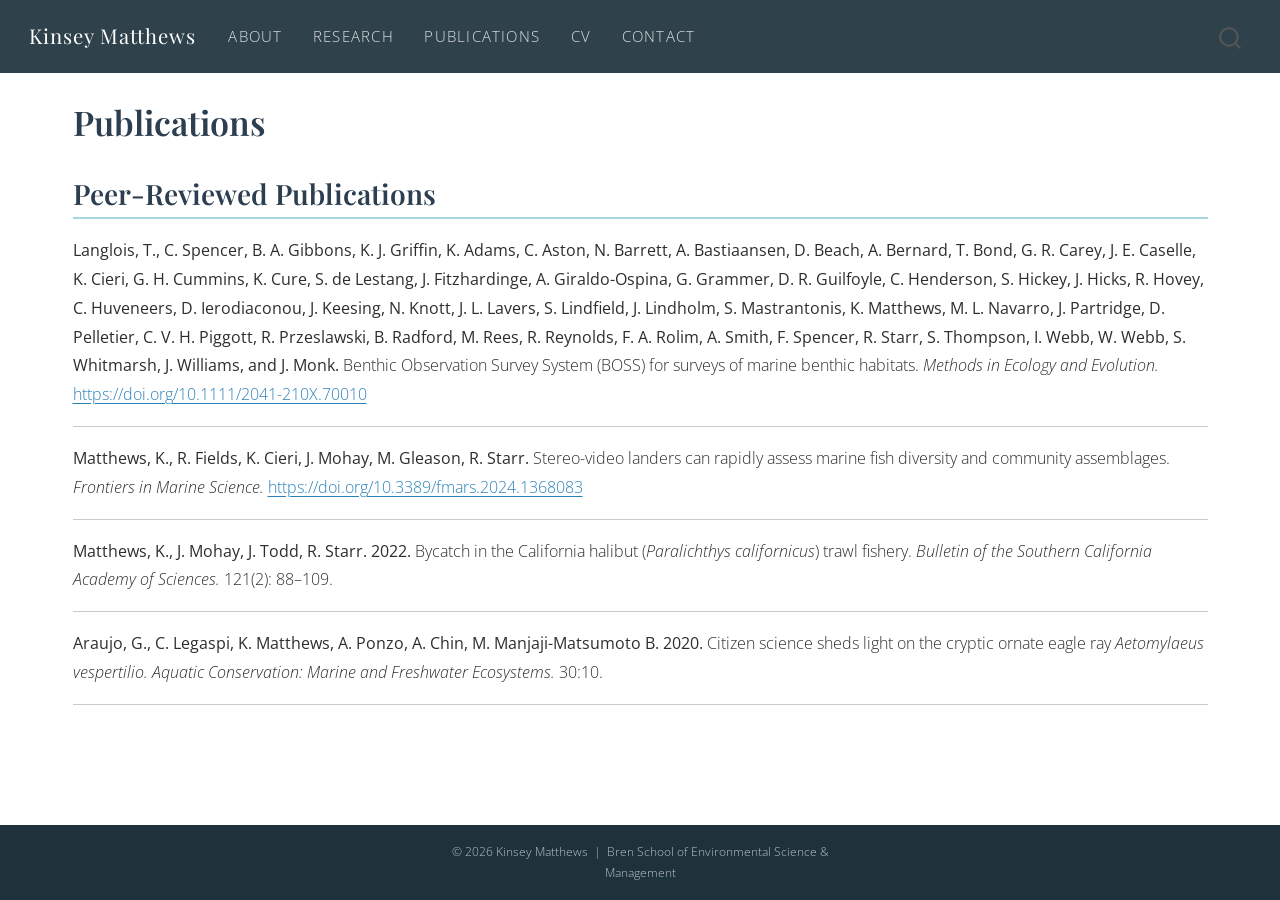
<file: docs/publications.html>
<!DOCTYPE html>
<html xmlns="http://www.w3.org/1999/xhtml" lang="en" xml:lang="en"><head>

<meta charset="utf-8">
<meta name="generator" content="quarto-1.5.57">

<meta name="viewport" content="width=device-width, initial-scale=1.0, user-scalable=yes">


<title>Publications – Kinsey Matthews</title>
<style>
code{white-space: pre-wrap;}
span.smallcaps{font-variant: small-caps;}
div.columns{display: flex; gap: min(4vw, 1.5em);}
div.column{flex: auto; overflow-x: auto;}
div.hanging-indent{margin-left: 1.5em; text-indent: -1.5em;}
ul.task-list{list-style: none;}
ul.task-list li input[type="checkbox"] {
  width: 0.8em;
  margin: 0 0.8em 0.2em -1em; /* quarto-specific, see https://github.com/quarto-dev/quarto-cli/issues/4556 */ 
  vertical-align: middle;
}
</style>


<script src="site_libs/quarto-nav/quarto-nav.js"></script>
<script src="site_libs/quarto-nav/headroom.min.js"></script>
<script src="site_libs/clipboard/clipboard.min.js"></script>
<script src="site_libs/quarto-search/autocomplete.umd.js"></script>
<script src="site_libs/quarto-search/fuse.min.js"></script>
<script src="site_libs/quarto-search/quarto-search.js"></script>
<meta name="quarto:offset" content="./">
<script src="site_libs/quarto-html/quarto.js"></script>
<script src="site_libs/quarto-html/popper.min.js"></script>
<script src="site_libs/quarto-html/tippy.umd.min.js"></script>
<script src="site_libs/quarto-html/anchor.min.js"></script>
<link href="site_libs/quarto-html/tippy.css" rel="stylesheet">
<link href="site_libs/quarto-html/quarto-syntax-highlighting.css" rel="stylesheet" id="quarto-text-highlighting-styles">
<script src="site_libs/bootstrap/bootstrap.min.js"></script>
<link href="site_libs/bootstrap/bootstrap-icons.css" rel="stylesheet">
<link href="site_libs/bootstrap/bootstrap.min.css" rel="stylesheet" id="quarto-bootstrap" data-mode="light">
<script id="quarto-search-options" type="application/json">{
  "location": "navbar",
  "copy-button": false,
  "collapse-after": 3,
  "panel-placement": "end",
  "type": "overlay",
  "limit": 50,
  "keyboard-shortcut": [
    "f",
    "/",
    "s"
  ],
  "show-item-context": false,
  "language": {
    "search-no-results-text": "No results",
    "search-matching-documents-text": "matching documents",
    "search-copy-link-title": "Copy link to search",
    "search-hide-matches-text": "Hide additional matches",
    "search-more-match-text": "more match in this document",
    "search-more-matches-text": "more matches in this document",
    "search-clear-button-title": "Clear",
    "search-text-placeholder": "",
    "search-detached-cancel-button-title": "Cancel",
    "search-submit-button-title": "Submit",
    "search-label": "Search"
  }
}</script>


<link rel="stylesheet" href="styles.css">
</head>

<body class="nav-fixed">

<div id="quarto-search-results"></div>
  <header id="quarto-header" class="headroom fixed-top">
    <nav class="navbar navbar-expand-lg " data-bs-theme="dark">
      <div class="navbar-container container-fluid">
      <div class="navbar-brand-container mx-auto">
    <a class="navbar-brand" href="./index.html">
    <span class="navbar-title">Kinsey Matthews</span>
    </a>
  </div>
            <div id="quarto-search" class="" title="Search"></div>
          <button class="navbar-toggler" type="button" data-bs-toggle="collapse" data-bs-target="#navbarCollapse" aria-controls="navbarCollapse" role="menu" aria-expanded="false" aria-label="Toggle navigation" onclick="if (window.quartoToggleHeadroom) { window.quartoToggleHeadroom(); }">
  <span class="navbar-toggler-icon"></span>
</button>
          <div class="collapse navbar-collapse" id="navbarCollapse">
            <ul class="navbar-nav navbar-nav-scroll me-auto">
  <li class="nav-item">
    <a class="nav-link" href="./index.html"> 
<span class="menu-text">About</span></a>
  </li>  
  <li class="nav-item">
    <a class="nav-link" href="./research.html"> 
<span class="menu-text">Research</span></a>
  </li>  
  <li class="nav-item">
    <a class="nav-link active" href="./publications.html" aria-current="page"> 
<span class="menu-text">Publications</span></a>
  </li>  
  <li class="nav-item">
    <a class="nav-link" href="./cv.html"> 
<span class="menu-text">CV</span></a>
  </li>  
  <li class="nav-item">
    <a class="nav-link" href="./contact.html"> 
<span class="menu-text">Contact</span></a>
  </li>  
</ul>
          </div> <!-- /navcollapse -->
            <div class="quarto-navbar-tools">
</div>
      </div> <!-- /container-fluid -->
    </nav>
</header>
<!-- content -->
<div id="quarto-content" class="quarto-container page-columns page-rows-contents page-layout-full page-navbar">
<!-- sidebar -->
<!-- margin-sidebar -->
    
<!-- main -->
<main class="content column-page" id="quarto-document-content">

<header id="title-block-header" class="quarto-title-block default">
<div class="quarto-title">
<h1 class="title">Publications</h1>
</div>



<div class="quarto-title-meta column-page">

    
  
    
  </div>
  


</header>


<section id="peer-reviewed-publications" class="level2">
<h2 class="anchored" data-anchor-id="peer-reviewed-publications">Peer-Reviewed Publications</h2>
<p><strong>Langlois, T., C. Spencer, B. A. Gibbons, K. J. Griffin, K. Adams, C. Aston, N. Barrett, A. Bastiaansen, D. Beach, A. Bernard, T. Bond, G. R. Carey, J. E. Caselle, K. Cieri, G. H. Cummins, K. Cure, S. de Lestang, J. Fitzhardinge, A. Giraldo-Ospina, G. Grammer, D. R. Guilfoyle, C. Henderson, S. Hickey, J. Hicks, R. Hovey, C. Huveneers, D. Ierodiaconou, J. Keesing, N. Knott, J. L. Lavers, S. Lindfield, J. Lindholm, S. Mastrantonis, K. Matthews, M. L. Navarro, J. Partridge, D. Pelletier, C. V. H. Piggott, R. Przeslawski, B. Radford, M. Rees, R. Reynolds, F. A. Rolim, A. Smith, F. Spencer, R. Starr, S. Thompson, I. Webb, W. Webb, S. Whitmarsh, J. Williams, and J. Monk.</strong> Benthic Observation Survey System (BOSS) for surveys of marine benthic habitats. <em>Methods in Ecology and Evolution.</em> <a href="https://doi.org/10.1111/2041-210X.70010">https://doi.org/10.1111/2041-210X.70010</a></p>
<hr>
<p><strong>Matthews, K., R. Fields, K. Cieri, J. Mohay, M. Gleason, R. Starr.</strong> Stereo-video landers can rapidly assess marine fish diversity and community assemblages. <em>Frontiers in Marine Science.</em> <a href="https://doi.org/10.3389/fmars.2024.1368083">https://doi.org/10.3389/fmars.2024.1368083</a></p>
<hr>
<p><strong>Matthews, K., J. Mohay, J. Todd, R. Starr. 2022.</strong> Bycatch in the California halibut (<em>Paralichthys californicus</em>) trawl fishery. <em>Bulletin of the Southern California Academy of Sciences.</em> 121(2): 88–109.</p>
<hr>
<p><strong>Araujo, G., C. Legaspi, K. Matthews, A. Ponzo, A. Chin, M. Manjaji-Matsumoto B. 2020.</strong> Citizen science sheds light on the cryptic ornate eagle ray <em>Aetomylaeus vespertilio.</em> <em>Aquatic Conservation: Marine and Freshwater Ecosystems.</em> 30:10.</p>
<hr>
</section>


</section>

</main> <!-- /main -->
<script id="quarto-html-after-body" type="application/javascript">
window.document.addEventListener("DOMContentLoaded", function (event) {
  const toggleBodyColorMode = (bsSheetEl) => {
    const mode = bsSheetEl.getAttribute("data-mode");
    const bodyEl = window.document.querySelector("body");
    if (mode === "dark") {
      bodyEl.classList.add("quarto-dark");
      bodyEl.classList.remove("quarto-light");
    } else {
      bodyEl.classList.add("quarto-light");
      bodyEl.classList.remove("quarto-dark");
    }
  }
  const toggleBodyColorPrimary = () => {
    const bsSheetEl = window.document.querySelector("link#quarto-bootstrap");
    if (bsSheetEl) {
      toggleBodyColorMode(bsSheetEl);
    }
  }
  toggleBodyColorPrimary();  
  const icon = "";
  const anchorJS = new window.AnchorJS();
  anchorJS.options = {
    placement: 'right',
    icon: icon
  };
  anchorJS.add('.anchored');
  const isCodeAnnotation = (el) => {
    for (const clz of el.classList) {
      if (clz.startsWith('code-annotation-')) {                     
        return true;
      }
    }
    return false;
  }
  const onCopySuccess = function(e) {
    // button target
    const button = e.trigger;
    // don't keep focus
    button.blur();
    // flash "checked"
    button.classList.add('code-copy-button-checked');
    var currentTitle = button.getAttribute("title");
    button.setAttribute("title", "Copied!");
    let tooltip;
    if (window.bootstrap) {
      button.setAttribute("data-bs-toggle", "tooltip");
      button.setAttribute("data-bs-placement", "left");
      button.setAttribute("data-bs-title", "Copied!");
      tooltip = new bootstrap.Tooltip(button, 
        { trigger: "manual", 
          customClass: "code-copy-button-tooltip",
          offset: [0, -8]});
      tooltip.show();    
    }
    setTimeout(function() {
      if (tooltip) {
        tooltip.hide();
        button.removeAttribute("data-bs-title");
        button.removeAttribute("data-bs-toggle");
        button.removeAttribute("data-bs-placement");
      }
      button.setAttribute("title", currentTitle);
      button.classList.remove('code-copy-button-checked');
    }, 1000);
    // clear code selection
    e.clearSelection();
  }
  const getTextToCopy = function(trigger) {
      const codeEl = trigger.previousElementSibling.cloneNode(true);
      for (const childEl of codeEl.children) {
        if (isCodeAnnotation(childEl)) {
          childEl.remove();
        }
      }
      return codeEl.innerText;
  }
  const clipboard = new window.ClipboardJS('.code-copy-button:not([data-in-quarto-modal])', {
    text: getTextToCopy
  });
  clipboard.on('success', onCopySuccess);
  if (window.document.getElementById('quarto-embedded-source-code-modal')) {
    // For code content inside modals, clipBoardJS needs to be initialized with a container option
    // TODO: Check when it could be a function (https://github.com/zenorocha/clipboard.js/issues/860)
    const clipboardModal = new window.ClipboardJS('.code-copy-button[data-in-quarto-modal]', {
      text: getTextToCopy,
      container: window.document.getElementById('quarto-embedded-source-code-modal')
    });
    clipboardModal.on('success', onCopySuccess);
  }
    var localhostRegex = new RegExp(/^(?:http|https):\/\/localhost\:?[0-9]*\//);
    var mailtoRegex = new RegExp(/^mailto:/);
      var filterRegex = new RegExp('/' + window.location.host + '/');
    var isInternal = (href) => {
        return filterRegex.test(href) || localhostRegex.test(href) || mailtoRegex.test(href);
    }
    // Inspect non-navigation links and adorn them if external
 	var links = window.document.querySelectorAll('a[href]:not(.nav-link):not(.navbar-brand):not(.toc-action):not(.sidebar-link):not(.sidebar-item-toggle):not(.pagination-link):not(.no-external):not([aria-hidden]):not(.dropdown-item):not(.quarto-navigation-tool):not(.about-link)');
    for (var i=0; i<links.length; i++) {
      const link = links[i];
      if (!isInternal(link.href)) {
        // undo the damage that might have been done by quarto-nav.js in the case of
        // links that we want to consider external
        if (link.dataset.originalHref !== undefined) {
          link.href = link.dataset.originalHref;
        }
      }
    }
  function tippyHover(el, contentFn, onTriggerFn, onUntriggerFn) {
    const config = {
      allowHTML: true,
      maxWidth: 500,
      delay: 100,
      arrow: false,
      appendTo: function(el) {
          return el.parentElement;
      },
      interactive: true,
      interactiveBorder: 10,
      theme: 'quarto',
      placement: 'bottom-start',
    };
    if (contentFn) {
      config.content = contentFn;
    }
    if (onTriggerFn) {
      config.onTrigger = onTriggerFn;
    }
    if (onUntriggerFn) {
      config.onUntrigger = onUntriggerFn;
    }
    window.tippy(el, config); 
  }
  const noterefs = window.document.querySelectorAll('a[role="doc-noteref"]');
  for (var i=0; i<noterefs.length; i++) {
    const ref = noterefs[i];
    tippyHover(ref, function() {
      // use id or data attribute instead here
      let href = ref.getAttribute('data-footnote-href') || ref.getAttribute('href');
      try { href = new URL(href).hash; } catch {}
      const id = href.replace(/^#\/?/, "");
      const note = window.document.getElementById(id);
      if (note) {
        return note.innerHTML;
      } else {
        return "";
      }
    });
  }
  const xrefs = window.document.querySelectorAll('a.quarto-xref');
  const processXRef = (id, note) => {
    // Strip column container classes
    const stripColumnClz = (el) => {
      el.classList.remove("page-full", "page-columns");
      if (el.children) {
        for (const child of el.children) {
          stripColumnClz(child);
        }
      }
    }
    stripColumnClz(note)
    if (id === null || id.startsWith('sec-')) {
      // Special case sections, only their first couple elements
      const container = document.createElement("div");
      if (note.children && note.children.length > 2) {
        container.appendChild(note.children[0].cloneNode(true));
        for (let i = 1; i < note.children.length; i++) {
          const child = note.children[i];
          if (child.tagName === "P" && child.innerText === "") {
            continue;
          } else {
            container.appendChild(child.cloneNode(true));
            break;
          }
        }
        if (window.Quarto?.typesetMath) {
          window.Quarto.typesetMath(container);
        }
        return container.innerHTML
      } else {
        if (window.Quarto?.typesetMath) {
          window.Quarto.typesetMath(note);
        }
        return note.innerHTML;
      }
    } else {
      // Remove any anchor links if they are present
      const anchorLink = note.querySelector('a.anchorjs-link');
      if (anchorLink) {
        anchorLink.remove();
      }
      if (window.Quarto?.typesetMath) {
        window.Quarto.typesetMath(note);
      }
      // TODO in 1.5, we should make sure this works without a callout special case
      if (note.classList.contains("callout")) {
        return note.outerHTML;
      } else {
        return note.innerHTML;
      }
    }
  }
  for (var i=0; i<xrefs.length; i++) {
    const xref = xrefs[i];
    tippyHover(xref, undefined, function(instance) {
      instance.disable();
      let url = xref.getAttribute('href');
      let hash = undefined; 
      if (url.startsWith('#')) {
        hash = url;
      } else {
        try { hash = new URL(url).hash; } catch {}
      }
      if (hash) {
        const id = hash.replace(/^#\/?/, "");
        const note = window.document.getElementById(id);
        if (note !== null) {
          try {
            const html = processXRef(id, note.cloneNode(true));
            instance.setContent(html);
          } finally {
            instance.enable();
            instance.show();
          }
        } else {
          // See if we can fetch this
          fetch(url.split('#')[0])
          .then(res => res.text())
          .then(html => {
            const parser = new DOMParser();
            const htmlDoc = parser.parseFromString(html, "text/html");
            const note = htmlDoc.getElementById(id);
            if (note !== null) {
              const html = processXRef(id, note);
              instance.setContent(html);
            } 
          }).finally(() => {
            instance.enable();
            instance.show();
          });
        }
      } else {
        // See if we can fetch a full url (with no hash to target)
        // This is a special case and we should probably do some content thinning / targeting
        fetch(url)
        .then(res => res.text())
        .then(html => {
          const parser = new DOMParser();
          const htmlDoc = parser.parseFromString(html, "text/html");
          const note = htmlDoc.querySelector('main.content');
          if (note !== null) {
            // This should only happen for chapter cross references
            // (since there is no id in the URL)
            // remove the first header
            if (note.children.length > 0 && note.children[0].tagName === "HEADER") {
              note.children[0].remove();
            }
            const html = processXRef(null, note);
            instance.setContent(html);
          } 
        }).finally(() => {
          instance.enable();
          instance.show();
        });
      }
    }, function(instance) {
    });
  }
      let selectedAnnoteEl;
      const selectorForAnnotation = ( cell, annotation) => {
        let cellAttr = 'data-code-cell="' + cell + '"';
        let lineAttr = 'data-code-annotation="' +  annotation + '"';
        const selector = 'span[' + cellAttr + '][' + lineAttr + ']';
        return selector;
      }
      const selectCodeLines = (annoteEl) => {
        const doc = window.document;
        const targetCell = annoteEl.getAttribute("data-target-cell");
        const targetAnnotation = annoteEl.getAttribute("data-target-annotation");
        const annoteSpan = window.document.querySelector(selectorForAnnotation(targetCell, targetAnnotation));
        const lines = annoteSpan.getAttribute("data-code-lines").split(",");
        const lineIds = lines.map((line) => {
          return targetCell + "-" + line;
        })
        let top = null;
        let height = null;
        let parent = null;
        if (lineIds.length > 0) {
            //compute the position of the single el (top and bottom and make a div)
            const el = window.document.getElementById(lineIds[0]);
            top = el.offsetTop;
            height = el.offsetHeight;
            parent = el.parentElement.parentElement;
          if (lineIds.length > 1) {
            const lastEl = window.document.getElementById(lineIds[lineIds.length - 1]);
            const bottom = lastEl.offsetTop + lastEl.offsetHeight;
            height = bottom - top;
          }
          if (top !== null && height !== null && parent !== null) {
            // cook up a div (if necessary) and position it 
            let div = window.document.getElementById("code-annotation-line-highlight");
            if (div === null) {
              div = window.document.createElement("div");
              div.setAttribute("id", "code-annotation-line-highlight");
              div.style.position = 'absolute';
              parent.appendChild(div);
            }
            div.style.top = top - 2 + "px";
            div.style.height = height + 4 + "px";
            div.style.left = 0;
            let gutterDiv = window.document.getElementById("code-annotation-line-highlight-gutter");
            if (gutterDiv === null) {
              gutterDiv = window.document.createElement("div");
              gutterDiv.setAttribute("id", "code-annotation-line-highlight-gutter");
              gutterDiv.style.position = 'absolute';
              const codeCell = window.document.getElementById(targetCell);
              const gutter = codeCell.querySelector('.code-annotation-gutter');
              gutter.appendChild(gutterDiv);
            }
            gutterDiv.style.top = top - 2 + "px";
            gutterDiv.style.height = height + 4 + "px";
          }
          selectedAnnoteEl = annoteEl;
        }
      };
      const unselectCodeLines = () => {
        const elementsIds = ["code-annotation-line-highlight", "code-annotation-line-highlight-gutter"];
        elementsIds.forEach((elId) => {
          const div = window.document.getElementById(elId);
          if (div) {
            div.remove();
          }
        });
        selectedAnnoteEl = undefined;
      };
        // Handle positioning of the toggle
    window.addEventListener(
      "resize",
      throttle(() => {
        elRect = undefined;
        if (selectedAnnoteEl) {
          selectCodeLines(selectedAnnoteEl);
        }
      }, 10)
    );
    function throttle(fn, ms) {
    let throttle = false;
    let timer;
      return (...args) => {
        if(!throttle) { // first call gets through
            fn.apply(this, args);
            throttle = true;
        } else { // all the others get throttled
            if(timer) clearTimeout(timer); // cancel #2
            timer = setTimeout(() => {
              fn.apply(this, args);
              timer = throttle = false;
            }, ms);
        }
      };
    }
      // Attach click handler to the DT
      const annoteDls = window.document.querySelectorAll('dt[data-target-cell]');
      for (const annoteDlNode of annoteDls) {
        annoteDlNode.addEventListener('click', (event) => {
          const clickedEl = event.target;
          if (clickedEl !== selectedAnnoteEl) {
            unselectCodeLines();
            const activeEl = window.document.querySelector('dt[data-target-cell].code-annotation-active');
            if (activeEl) {
              activeEl.classList.remove('code-annotation-active');
            }
            selectCodeLines(clickedEl);
            clickedEl.classList.add('code-annotation-active');
          } else {
            // Unselect the line
            unselectCodeLines();
            clickedEl.classList.remove('code-annotation-active');
          }
        });
      }
  const findCites = (el) => {
    const parentEl = el.parentElement;
    if (parentEl) {
      const cites = parentEl.dataset.cites;
      if (cites) {
        return {
          el,
          cites: cites.split(' ')
        };
      } else {
        return findCites(el.parentElement)
      }
    } else {
      return undefined;
    }
  };
  var bibliorefs = window.document.querySelectorAll('a[role="doc-biblioref"]');
  for (var i=0; i<bibliorefs.length; i++) {
    const ref = bibliorefs[i];
    const citeInfo = findCites(ref);
    if (citeInfo) {
      tippyHover(citeInfo.el, function() {
        var popup = window.document.createElement('div');
        citeInfo.cites.forEach(function(cite) {
          var citeDiv = window.document.createElement('div');
          citeDiv.classList.add('hanging-indent');
          citeDiv.classList.add('csl-entry');
          var biblioDiv = window.document.getElementById('ref-' + cite);
          if (biblioDiv) {
            citeDiv.innerHTML = biblioDiv.innerHTML;
          }
          popup.appendChild(citeDiv);
        });
        return popup.innerHTML;
      });
    }
  }
});
</script>
</div> <!-- /content -->
<footer class="footer">
  <div class="nav-footer">
    <div class="nav-footer-left">
      &nbsp;
    </div>   
    <div class="nav-footer-center">
<p>© 2026 Kinsey Matthews &nbsp;|&nbsp; Bren School of Environmental Science &amp; Management</p>
</div>
    <div class="nav-footer-right">
      &nbsp;
    </div>
  </div>
</footer>




</body></html>
</file>
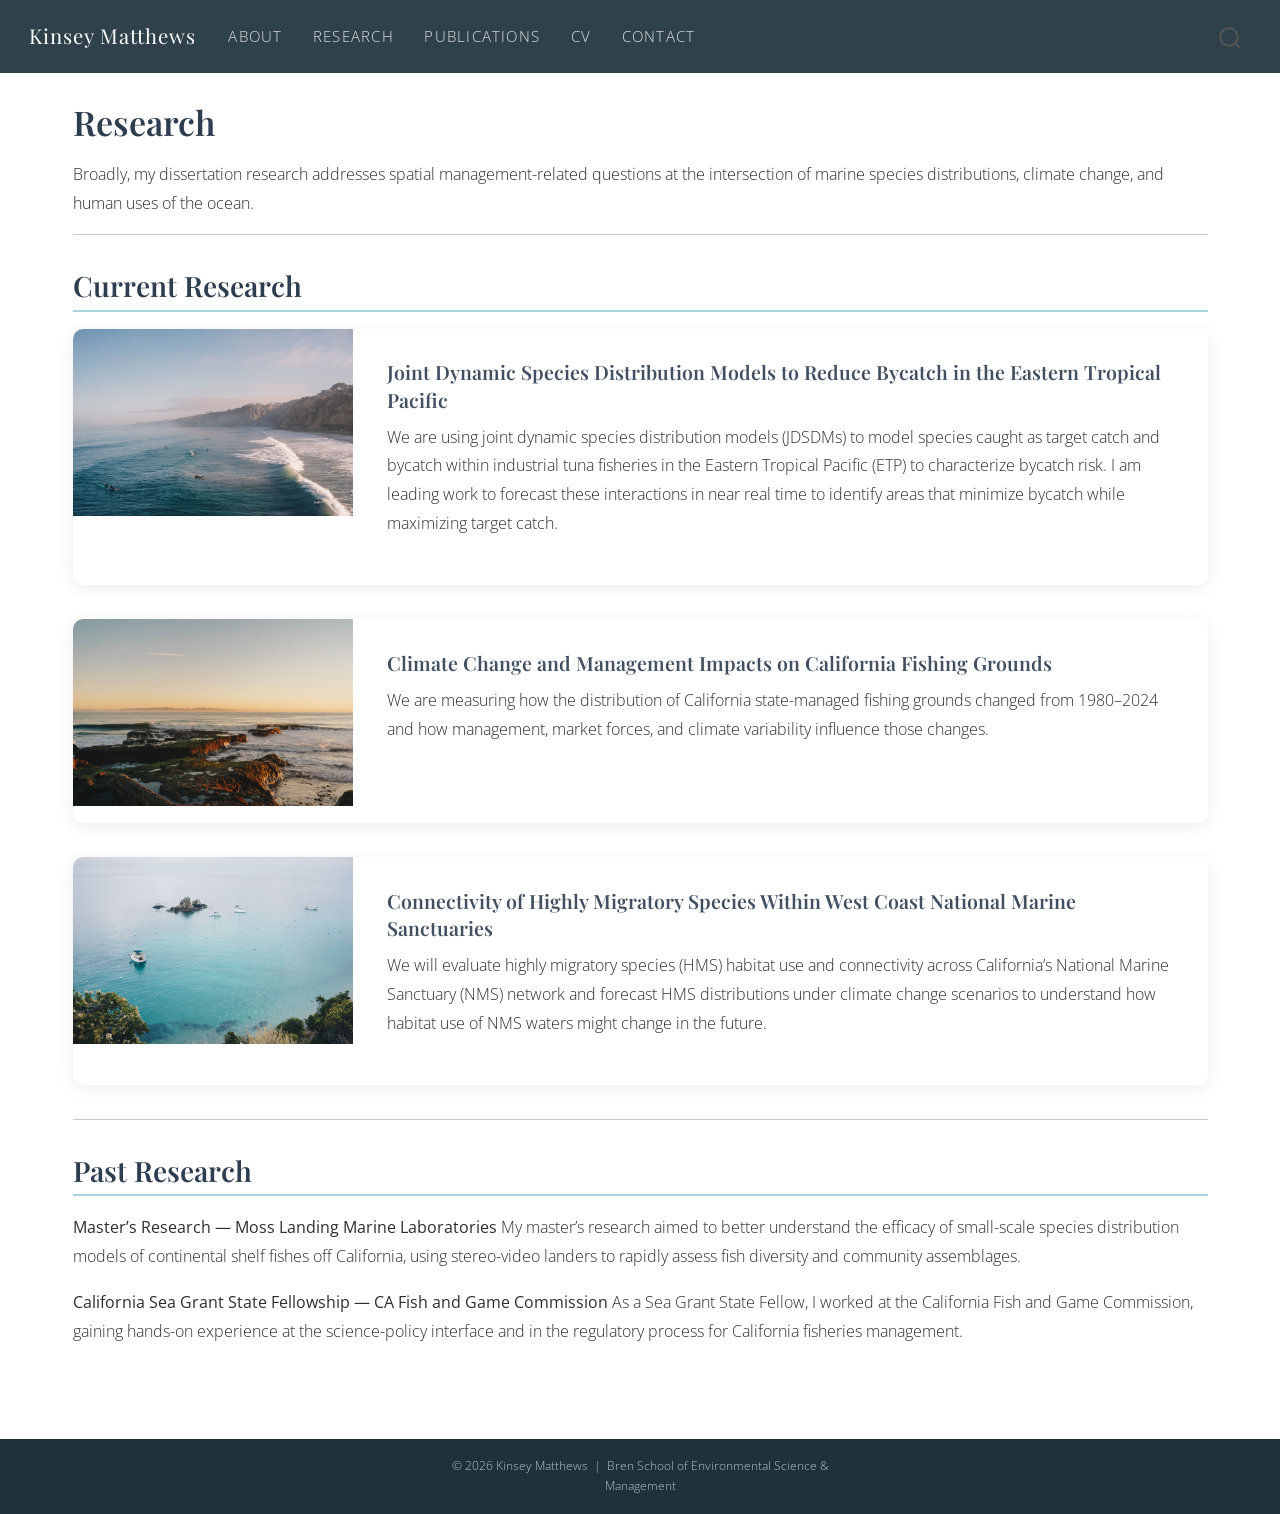
<file: docs/research.html>
<!DOCTYPE html>
<html xmlns="http://www.w3.org/1999/xhtml" lang="en" xml:lang="en"><head>

<meta charset="utf-8">
<meta name="generator" content="quarto-1.5.57">

<meta name="viewport" content="width=device-width, initial-scale=1.0, user-scalable=yes">


<title>Research – Kinsey Matthews</title>
<style>
code{white-space: pre-wrap;}
span.smallcaps{font-variant: small-caps;}
div.columns{display: flex; gap: min(4vw, 1.5em);}
div.column{flex: auto; overflow-x: auto;}
div.hanging-indent{margin-left: 1.5em; text-indent: -1.5em;}
ul.task-list{list-style: none;}
ul.task-list li input[type="checkbox"] {
  width: 0.8em;
  margin: 0 0.8em 0.2em -1em; /* quarto-specific, see https://github.com/quarto-dev/quarto-cli/issues/4556 */ 
  vertical-align: middle;
}
</style>


<script src="site_libs/quarto-nav/quarto-nav.js"></script>
<script src="site_libs/quarto-nav/headroom.min.js"></script>
<script src="site_libs/clipboard/clipboard.min.js"></script>
<script src="site_libs/quarto-search/autocomplete.umd.js"></script>
<script src="site_libs/quarto-search/fuse.min.js"></script>
<script src="site_libs/quarto-search/quarto-search.js"></script>
<meta name="quarto:offset" content="./">
<script src="site_libs/quarto-html/quarto.js"></script>
<script src="site_libs/quarto-html/popper.min.js"></script>
<script src="site_libs/quarto-html/tippy.umd.min.js"></script>
<script src="site_libs/quarto-html/anchor.min.js"></script>
<link href="site_libs/quarto-html/tippy.css" rel="stylesheet">
<link href="site_libs/quarto-html/quarto-syntax-highlighting.css" rel="stylesheet" id="quarto-text-highlighting-styles">
<script src="site_libs/bootstrap/bootstrap.min.js"></script>
<link href="site_libs/bootstrap/bootstrap-icons.css" rel="stylesheet">
<link href="site_libs/bootstrap/bootstrap.min.css" rel="stylesheet" id="quarto-bootstrap" data-mode="light">
<script id="quarto-search-options" type="application/json">{
  "location": "navbar",
  "copy-button": false,
  "collapse-after": 3,
  "panel-placement": "end",
  "type": "overlay",
  "limit": 50,
  "keyboard-shortcut": [
    "f",
    "/",
    "s"
  ],
  "show-item-context": false,
  "language": {
    "search-no-results-text": "No results",
    "search-matching-documents-text": "matching documents",
    "search-copy-link-title": "Copy link to search",
    "search-hide-matches-text": "Hide additional matches",
    "search-more-match-text": "more match in this document",
    "search-more-matches-text": "more matches in this document",
    "search-clear-button-title": "Clear",
    "search-text-placeholder": "",
    "search-detached-cancel-button-title": "Cancel",
    "search-submit-button-title": "Submit",
    "search-label": "Search"
  }
}</script>


<link rel="stylesheet" href="styles.css">
</head>

<body class="nav-fixed">

<div id="quarto-search-results"></div>
  <header id="quarto-header" class="headroom fixed-top">
    <nav class="navbar navbar-expand-lg " data-bs-theme="dark">
      <div class="navbar-container container-fluid">
      <div class="navbar-brand-container mx-auto">
    <a class="navbar-brand" href="./index.html">
    <span class="navbar-title">Kinsey Matthews</span>
    </a>
  </div>
            <div id="quarto-search" class="" title="Search"></div>
          <button class="navbar-toggler" type="button" data-bs-toggle="collapse" data-bs-target="#navbarCollapse" aria-controls="navbarCollapse" role="menu" aria-expanded="false" aria-label="Toggle navigation" onclick="if (window.quartoToggleHeadroom) { window.quartoToggleHeadroom(); }">
  <span class="navbar-toggler-icon"></span>
</button>
          <div class="collapse navbar-collapse" id="navbarCollapse">
            <ul class="navbar-nav navbar-nav-scroll me-auto">
  <li class="nav-item">
    <a class="nav-link" href="./index.html"> 
<span class="menu-text">About</span></a>
  </li>  
  <li class="nav-item">
    <a class="nav-link active" href="./research.html" aria-current="page"> 
<span class="menu-text">Research</span></a>
  </li>  
  <li class="nav-item">
    <a class="nav-link" href="./publications.html"> 
<span class="menu-text">Publications</span></a>
  </li>  
  <li class="nav-item">
    <a class="nav-link" href="./cv.html"> 
<span class="menu-text">CV</span></a>
  </li>  
  <li class="nav-item">
    <a class="nav-link" href="./contact.html"> 
<span class="menu-text">Contact</span></a>
  </li>  
</ul>
          </div> <!-- /navcollapse -->
            <div class="quarto-navbar-tools">
</div>
      </div> <!-- /container-fluid -->
    </nav>
</header>
<!-- content -->
<div id="quarto-content" class="quarto-container page-columns page-rows-contents page-layout-full page-navbar">
<!-- sidebar -->
<!-- margin-sidebar -->
    
<!-- main -->
<main class="content column-page" id="quarto-document-content">

<header id="title-block-header" class="quarto-title-block default">
<div class="quarto-title">
<h1 class="title">Research</h1>
</div>



<div class="quarto-title-meta column-page">

    
  
    
  </div>
  


</header>


<p>Broadly, my dissertation research addresses spatial management-related questions at the intersection of marine species distributions, climate change, and human uses of the ocean.</p>
<hr>
<section id="current-research" class="level2">
<h2 class="anchored" data-anchor-id="current-research">Current Research</h2>
<div class="research-card">
<div class="research-card-inner">
<div class="research-img">
<p><img src="images/surfers.jpg" class="img-fluid"></p>
</div>
<section id="joint-dynamic-species-distribution-models-to-reduce-bycatch-in-the-eastern-tropical-pacific" class="level3 research-body">
<h3 class="anchored" data-anchor-id="joint-dynamic-species-distribution-models-to-reduce-bycatch-in-the-eastern-tropical-pacific"><a href="https://emlab.ucsb.edu/projects/reducing-fisheries-bycatch-eastern-tropical-pacific-ocean">Joint Dynamic Species Distribution Models to Reduce Bycatch in the Eastern Tropical Pacific</a></h3>
<p>We are using joint dynamic species distribution models (JDSDMs) to model species caught as target catch and bycatch within industrial tuna fisheries in the Eastern Tropical Pacific (ETP) to characterize bycatch risk. I am leading work to forecast these interactions in near real time to identify areas that minimize bycatch while maximizing target catch.</p>
</section>
</div>
</div>
<div class="research-card">
<div class="research-card-inner">
<div class="research-img">
<p><img src="images/rocks.jpg" class="img-fluid"></p>
</div>
<section id="climate-change-and-management-impacts-on-california-fishing-grounds" class="level3 research-body">
<h3 class="anchored" data-anchor-id="climate-change-and-management-impacts-on-california-fishing-grounds">Climate Change and Management Impacts on California Fishing Grounds</h3>
<p>We are measuring how the distribution of California state-managed fishing grounds changed from 1980–2024 and how management, market forces, and climate variability influence those changes.</p>
</section>
</div>
</div>
<div class="research-card">
<div class="research-card-inner">
<div class="research-img">
<p><img src="images/bay.jpg" class="img-fluid"></p>
</div>
<section id="connectivity-of-highly-migratory-species-within-west-coast-national-marine-sanctuaries" class="level3 research-body">
<h3 class="anchored" data-anchor-id="connectivity-of-highly-migratory-species-within-west-coast-national-marine-sanctuaries">Connectivity of Highly Migratory Species Within West Coast National Marine Sanctuaries</h3>
<p>We will evaluate highly migratory species (HMS) habitat use and connectivity across California’s National Marine Sanctuary (NMS) network and forecast HMS distributions under climate change scenarios to understand how habitat use of NMS waters might change in the future.</p>
</section>
</div>
</div>
<hr>
</section>
<section id="past-research" class="level2">
<h2 class="anchored" data-anchor-id="past-research">Past Research</h2>
<p><strong>Master’s Research — Moss Landing Marine Laboratories</strong> My master’s research aimed to better understand the efficacy of small-scale species distribution models of continental shelf fishes off California, using stereo-video landers to rapidly assess fish diversity and community assemblages.</p>
<p><strong>California Sea Grant State Fellowship — CA Fish and Game Commission</strong> As a Sea Grant State Fellow, I worked at the California Fish and Game Commission, gaining hands-on experience at the science-policy interface and in the regulatory process for California fisheries management.</p>


</section>

</main> <!-- /main -->
<script id="quarto-html-after-body" type="application/javascript">
window.document.addEventListener("DOMContentLoaded", function (event) {
  const toggleBodyColorMode = (bsSheetEl) => {
    const mode = bsSheetEl.getAttribute("data-mode");
    const bodyEl = window.document.querySelector("body");
    if (mode === "dark") {
      bodyEl.classList.add("quarto-dark");
      bodyEl.classList.remove("quarto-light");
    } else {
      bodyEl.classList.add("quarto-light");
      bodyEl.classList.remove("quarto-dark");
    }
  }
  const toggleBodyColorPrimary = () => {
    const bsSheetEl = window.document.querySelector("link#quarto-bootstrap");
    if (bsSheetEl) {
      toggleBodyColorMode(bsSheetEl);
    }
  }
  toggleBodyColorPrimary();  
  const icon = "";
  const anchorJS = new window.AnchorJS();
  anchorJS.options = {
    placement: 'right',
    icon: icon
  };
  anchorJS.add('.anchored');
  const isCodeAnnotation = (el) => {
    for (const clz of el.classList) {
      if (clz.startsWith('code-annotation-')) {                     
        return true;
      }
    }
    return false;
  }
  const onCopySuccess = function(e) {
    // button target
    const button = e.trigger;
    // don't keep focus
    button.blur();
    // flash "checked"
    button.classList.add('code-copy-button-checked');
    var currentTitle = button.getAttribute("title");
    button.setAttribute("title", "Copied!");
    let tooltip;
    if (window.bootstrap) {
      button.setAttribute("data-bs-toggle", "tooltip");
      button.setAttribute("data-bs-placement", "left");
      button.setAttribute("data-bs-title", "Copied!");
      tooltip = new bootstrap.Tooltip(button, 
        { trigger: "manual", 
          customClass: "code-copy-button-tooltip",
          offset: [0, -8]});
      tooltip.show();    
    }
    setTimeout(function() {
      if (tooltip) {
        tooltip.hide();
        button.removeAttribute("data-bs-title");
        button.removeAttribute("data-bs-toggle");
        button.removeAttribute("data-bs-placement");
      }
      button.setAttribute("title", currentTitle);
      button.classList.remove('code-copy-button-checked');
    }, 1000);
    // clear code selection
    e.clearSelection();
  }
  const getTextToCopy = function(trigger) {
      const codeEl = trigger.previousElementSibling.cloneNode(true);
      for (const childEl of codeEl.children) {
        if (isCodeAnnotation(childEl)) {
          childEl.remove();
        }
      }
      return codeEl.innerText;
  }
  const clipboard = new window.ClipboardJS('.code-copy-button:not([data-in-quarto-modal])', {
    text: getTextToCopy
  });
  clipboard.on('success', onCopySuccess);
  if (window.document.getElementById('quarto-embedded-source-code-modal')) {
    // For code content inside modals, clipBoardJS needs to be initialized with a container option
    // TODO: Check when it could be a function (https://github.com/zenorocha/clipboard.js/issues/860)
    const clipboardModal = new window.ClipboardJS('.code-copy-button[data-in-quarto-modal]', {
      text: getTextToCopy,
      container: window.document.getElementById('quarto-embedded-source-code-modal')
    });
    clipboardModal.on('success', onCopySuccess);
  }
    var localhostRegex = new RegExp(/^(?:http|https):\/\/localhost\:?[0-9]*\//);
    var mailtoRegex = new RegExp(/^mailto:/);
      var filterRegex = new RegExp('/' + window.location.host + '/');
    var isInternal = (href) => {
        return filterRegex.test(href) || localhostRegex.test(href) || mailtoRegex.test(href);
    }
    // Inspect non-navigation links and adorn them if external
 	var links = window.document.querySelectorAll('a[href]:not(.nav-link):not(.navbar-brand):not(.toc-action):not(.sidebar-link):not(.sidebar-item-toggle):not(.pagination-link):not(.no-external):not([aria-hidden]):not(.dropdown-item):not(.quarto-navigation-tool):not(.about-link)');
    for (var i=0; i<links.length; i++) {
      const link = links[i];
      if (!isInternal(link.href)) {
        // undo the damage that might have been done by quarto-nav.js in the case of
        // links that we want to consider external
        if (link.dataset.originalHref !== undefined) {
          link.href = link.dataset.originalHref;
        }
      }
    }
  function tippyHover(el, contentFn, onTriggerFn, onUntriggerFn) {
    const config = {
      allowHTML: true,
      maxWidth: 500,
      delay: 100,
      arrow: false,
      appendTo: function(el) {
          return el.parentElement;
      },
      interactive: true,
      interactiveBorder: 10,
      theme: 'quarto',
      placement: 'bottom-start',
    };
    if (contentFn) {
      config.content = contentFn;
    }
    if (onTriggerFn) {
      config.onTrigger = onTriggerFn;
    }
    if (onUntriggerFn) {
      config.onUntrigger = onUntriggerFn;
    }
    window.tippy(el, config); 
  }
  const noterefs = window.document.querySelectorAll('a[role="doc-noteref"]');
  for (var i=0; i<noterefs.length; i++) {
    const ref = noterefs[i];
    tippyHover(ref, function() {
      // use id or data attribute instead here
      let href = ref.getAttribute('data-footnote-href') || ref.getAttribute('href');
      try { href = new URL(href).hash; } catch {}
      const id = href.replace(/^#\/?/, "");
      const note = window.document.getElementById(id);
      if (note) {
        return note.innerHTML;
      } else {
        return "";
      }
    });
  }
  const xrefs = window.document.querySelectorAll('a.quarto-xref');
  const processXRef = (id, note) => {
    // Strip column container classes
    const stripColumnClz = (el) => {
      el.classList.remove("page-full", "page-columns");
      if (el.children) {
        for (const child of el.children) {
          stripColumnClz(child);
        }
      }
    }
    stripColumnClz(note)
    if (id === null || id.startsWith('sec-')) {
      // Special case sections, only their first couple elements
      const container = document.createElement("div");
      if (note.children && note.children.length > 2) {
        container.appendChild(note.children[0].cloneNode(true));
        for (let i = 1; i < note.children.length; i++) {
          const child = note.children[i];
          if (child.tagName === "P" && child.innerText === "") {
            continue;
          } else {
            container.appendChild(child.cloneNode(true));
            break;
          }
        }
        if (window.Quarto?.typesetMath) {
          window.Quarto.typesetMath(container);
        }
        return container.innerHTML
      } else {
        if (window.Quarto?.typesetMath) {
          window.Quarto.typesetMath(note);
        }
        return note.innerHTML;
      }
    } else {
      // Remove any anchor links if they are present
      const anchorLink = note.querySelector('a.anchorjs-link');
      if (anchorLink) {
        anchorLink.remove();
      }
      if (window.Quarto?.typesetMath) {
        window.Quarto.typesetMath(note);
      }
      // TODO in 1.5, we should make sure this works without a callout special case
      if (note.classList.contains("callout")) {
        return note.outerHTML;
      } else {
        return note.innerHTML;
      }
    }
  }
  for (var i=0; i<xrefs.length; i++) {
    const xref = xrefs[i];
    tippyHover(xref, undefined, function(instance) {
      instance.disable();
      let url = xref.getAttribute('href');
      let hash = undefined; 
      if (url.startsWith('#')) {
        hash = url;
      } else {
        try { hash = new URL(url).hash; } catch {}
      }
      if (hash) {
        const id = hash.replace(/^#\/?/, "");
        const note = window.document.getElementById(id);
        if (note !== null) {
          try {
            const html = processXRef(id, note.cloneNode(true));
            instance.setContent(html);
          } finally {
            instance.enable();
            instance.show();
          }
        } else {
          // See if we can fetch this
          fetch(url.split('#')[0])
          .then(res => res.text())
          .then(html => {
            const parser = new DOMParser();
            const htmlDoc = parser.parseFromString(html, "text/html");
            const note = htmlDoc.getElementById(id);
            if (note !== null) {
              const html = processXRef(id, note);
              instance.setContent(html);
            } 
          }).finally(() => {
            instance.enable();
            instance.show();
          });
        }
      } else {
        // See if we can fetch a full url (with no hash to target)
        // This is a special case and we should probably do some content thinning / targeting
        fetch(url)
        .then(res => res.text())
        .then(html => {
          const parser = new DOMParser();
          const htmlDoc = parser.parseFromString(html, "text/html");
          const note = htmlDoc.querySelector('main.content');
          if (note !== null) {
            // This should only happen for chapter cross references
            // (since there is no id in the URL)
            // remove the first header
            if (note.children.length > 0 && note.children[0].tagName === "HEADER") {
              note.children[0].remove();
            }
            const html = processXRef(null, note);
            instance.setContent(html);
          } 
        }).finally(() => {
          instance.enable();
          instance.show();
        });
      }
    }, function(instance) {
    });
  }
      let selectedAnnoteEl;
      const selectorForAnnotation = ( cell, annotation) => {
        let cellAttr = 'data-code-cell="' + cell + '"';
        let lineAttr = 'data-code-annotation="' +  annotation + '"';
        const selector = 'span[' + cellAttr + '][' + lineAttr + ']';
        return selector;
      }
      const selectCodeLines = (annoteEl) => {
        const doc = window.document;
        const targetCell = annoteEl.getAttribute("data-target-cell");
        const targetAnnotation = annoteEl.getAttribute("data-target-annotation");
        const annoteSpan = window.document.querySelector(selectorForAnnotation(targetCell, targetAnnotation));
        const lines = annoteSpan.getAttribute("data-code-lines").split(",");
        const lineIds = lines.map((line) => {
          return targetCell + "-" + line;
        })
        let top = null;
        let height = null;
        let parent = null;
        if (lineIds.length > 0) {
            //compute the position of the single el (top and bottom and make a div)
            const el = window.document.getElementById(lineIds[0]);
            top = el.offsetTop;
            height = el.offsetHeight;
            parent = el.parentElement.parentElement;
          if (lineIds.length > 1) {
            const lastEl = window.document.getElementById(lineIds[lineIds.length - 1]);
            const bottom = lastEl.offsetTop + lastEl.offsetHeight;
            height = bottom - top;
          }
          if (top !== null && height !== null && parent !== null) {
            // cook up a div (if necessary) and position it 
            let div = window.document.getElementById("code-annotation-line-highlight");
            if (div === null) {
              div = window.document.createElement("div");
              div.setAttribute("id", "code-annotation-line-highlight");
              div.style.position = 'absolute';
              parent.appendChild(div);
            }
            div.style.top = top - 2 + "px";
            div.style.height = height + 4 + "px";
            div.style.left = 0;
            let gutterDiv = window.document.getElementById("code-annotation-line-highlight-gutter");
            if (gutterDiv === null) {
              gutterDiv = window.document.createElement("div");
              gutterDiv.setAttribute("id", "code-annotation-line-highlight-gutter");
              gutterDiv.style.position = 'absolute';
              const codeCell = window.document.getElementById(targetCell);
              const gutter = codeCell.querySelector('.code-annotation-gutter');
              gutter.appendChild(gutterDiv);
            }
            gutterDiv.style.top = top - 2 + "px";
            gutterDiv.style.height = height + 4 + "px";
          }
          selectedAnnoteEl = annoteEl;
        }
      };
      const unselectCodeLines = () => {
        const elementsIds = ["code-annotation-line-highlight", "code-annotation-line-highlight-gutter"];
        elementsIds.forEach((elId) => {
          const div = window.document.getElementById(elId);
          if (div) {
            div.remove();
          }
        });
        selectedAnnoteEl = undefined;
      };
        // Handle positioning of the toggle
    window.addEventListener(
      "resize",
      throttle(() => {
        elRect = undefined;
        if (selectedAnnoteEl) {
          selectCodeLines(selectedAnnoteEl);
        }
      }, 10)
    );
    function throttle(fn, ms) {
    let throttle = false;
    let timer;
      return (...args) => {
        if(!throttle) { // first call gets through
            fn.apply(this, args);
            throttle = true;
        } else { // all the others get throttled
            if(timer) clearTimeout(timer); // cancel #2
            timer = setTimeout(() => {
              fn.apply(this, args);
              timer = throttle = false;
            }, ms);
        }
      };
    }
      // Attach click handler to the DT
      const annoteDls = window.document.querySelectorAll('dt[data-target-cell]');
      for (const annoteDlNode of annoteDls) {
        annoteDlNode.addEventListener('click', (event) => {
          const clickedEl = event.target;
          if (clickedEl !== selectedAnnoteEl) {
            unselectCodeLines();
            const activeEl = window.document.querySelector('dt[data-target-cell].code-annotation-active');
            if (activeEl) {
              activeEl.classList.remove('code-annotation-active');
            }
            selectCodeLines(clickedEl);
            clickedEl.classList.add('code-annotation-active');
          } else {
            // Unselect the line
            unselectCodeLines();
            clickedEl.classList.remove('code-annotation-active');
          }
        });
      }
  const findCites = (el) => {
    const parentEl = el.parentElement;
    if (parentEl) {
      const cites = parentEl.dataset.cites;
      if (cites) {
        return {
          el,
          cites: cites.split(' ')
        };
      } else {
        return findCites(el.parentElement)
      }
    } else {
      return undefined;
    }
  };
  var bibliorefs = window.document.querySelectorAll('a[role="doc-biblioref"]');
  for (var i=0; i<bibliorefs.length; i++) {
    const ref = bibliorefs[i];
    const citeInfo = findCites(ref);
    if (citeInfo) {
      tippyHover(citeInfo.el, function() {
        var popup = window.document.createElement('div');
        citeInfo.cites.forEach(function(cite) {
          var citeDiv = window.document.createElement('div');
          citeDiv.classList.add('hanging-indent');
          citeDiv.classList.add('csl-entry');
          var biblioDiv = window.document.getElementById('ref-' + cite);
          if (biblioDiv) {
            citeDiv.innerHTML = biblioDiv.innerHTML;
          }
          popup.appendChild(citeDiv);
        });
        return popup.innerHTML;
      });
    }
  }
});
</script>
</div> <!-- /content -->
<footer class="footer">
  <div class="nav-footer">
    <div class="nav-footer-left">
      &nbsp;
    </div>   
    <div class="nav-footer-center">
<p>© 2026 Kinsey Matthews &nbsp;|&nbsp; Bren School of Environmental Science &amp; Management</p>
</div>
    <div class="nav-footer-right">
      &nbsp;
    </div>
  </div>
</footer>




</body></html>
</file>
<file: docs/site_libs/quarto-html/tippy.css>
.tippy-box[data-animation=fade][data-state=hidden]{opacity:0}[data-tippy-root]{max-width:calc(100vw - 10px)}.tippy-box{position:relative;background-color:#333;color:#fff;border-radius:4px;font-size:14px;line-height:1.4;white-space:normal;outline:0;transition-property:transform,visibility,opacity}.tippy-box[data-placement^=top]>.tippy-arrow{bottom:0}.tippy-box[data-placement^=top]>.tippy-arrow:before{bottom:-7px;left:0;border-width:8px 8px 0;border-top-color:initial;transform-origin:center top}.tippy-box[data-placement^=bottom]>.tippy-arrow{top:0}.tippy-box[data-placement^=bottom]>.tippy-arrow:before{top:-7px;left:0;border-width:0 8px 8px;border-bottom-color:initial;transform-origin:center bottom}.tippy-box[data-placement^=left]>.tippy-arrow{right:0}.tippy-box[data-placement^=left]>.tippy-arrow:before{border-width:8px 0 8px 8px;border-left-color:initial;right:-7px;transform-origin:center left}.tippy-box[data-placement^=right]>.tippy-arrow{left:0}.tippy-box[data-placement^=right]>.tippy-arrow:before{left:-7px;border-width:8px 8px 8px 0;border-right-color:initial;transform-origin:center right}.tippy-box[data-inertia][data-state=visible]{transition-timing-function:cubic-bezier(.54,1.5,.38,1.11)}.tippy-arrow{width:16px;height:16px;color:#333}.tippy-arrow:before{content:"";position:absolute;border-color:transparent;border-style:solid}.tippy-content{position:relative;padding:5px 9px;z-index:1}
</file>
<file: docs/site_libs/quarto-html/quarto-syntax-highlighting.css>
/* quarto syntax highlight colors */
:root {
  --quarto-hl-ot-color: #003B4F;
  --quarto-hl-at-color: #657422;
  --quarto-hl-ss-color: #20794D;
  --quarto-hl-an-color: #5E5E5E;
  --quarto-hl-fu-color: #4758AB;
  --quarto-hl-st-color: #20794D;
  --quarto-hl-cf-color: #003B4F;
  --quarto-hl-op-color: #5E5E5E;
  --quarto-hl-er-color: #AD0000;
  --quarto-hl-bn-color: #AD0000;
  --quarto-hl-al-color: #AD0000;
  --quarto-hl-va-color: #111111;
  --quarto-hl-bu-color: inherit;
  --quarto-hl-ex-color: inherit;
  --quarto-hl-pp-color: #AD0000;
  --quarto-hl-in-color: #5E5E5E;
  --quarto-hl-vs-color: #20794D;
  --quarto-hl-wa-color: #5E5E5E;
  --quarto-hl-do-color: #5E5E5E;
  --quarto-hl-im-color: #00769E;
  --quarto-hl-ch-color: #20794D;
  --quarto-hl-dt-color: #AD0000;
  --quarto-hl-fl-color: #AD0000;
  --quarto-hl-co-color: #5E5E5E;
  --quarto-hl-cv-color: #5E5E5E;
  --quarto-hl-cn-color: #8f5902;
  --quarto-hl-sc-color: #5E5E5E;
  --quarto-hl-dv-color: #AD0000;
  --quarto-hl-kw-color: #003B4F;
}

/* other quarto variables */
:root {
  --quarto-font-monospace: SFMono-Regular, Menlo, Monaco, Consolas, "Liberation Mono", "Courier New", monospace;
}

pre > code.sourceCode > span {
  color: #003B4F;
}

code span {
  color: #003B4F;
}

code.sourceCode > span {
  color: #003B4F;
}

div.sourceCode,
div.sourceCode pre.sourceCode {
  color: #003B4F;
}

code span.ot {
  color: #003B4F;
  font-style: inherit;
}

code span.at {
  color: #657422;
  font-style: inherit;
}

code span.ss {
  color: #20794D;
  font-style: inherit;
}

code span.an {
  color: #5E5E5E;
  font-style: inherit;
}

code span.fu {
  color: #4758AB;
  font-style: inherit;
}

code span.st {
  color: #20794D;
  font-style: inherit;
}

code span.cf {
  color: #003B4F;
  font-weight: bold;
  font-style: inherit;
}

code span.op {
  color: #5E5E5E;
  font-style: inherit;
}

code span.er {
  color: #AD0000;
  font-style: inherit;
}

code span.bn {
  color: #AD0000;
  font-style: inherit;
}

code span.al {
  color: #AD0000;
  font-style: inherit;
}

code span.va {
  color: #111111;
  font-style: inherit;
}

code span.bu {
  font-style: inherit;
}

code span.ex {
  font-style: inherit;
}

code span.pp {
  color: #AD0000;
  font-style: inherit;
}

code span.in {
  color: #5E5E5E;
  font-style: inherit;
}

code span.vs {
  color: #20794D;
  font-style: inherit;
}

code span.wa {
  color: #5E5E5E;
  font-style: italic;
}

code span.do {
  color: #5E5E5E;
  font-style: italic;
}

code span.im {
  color: #00769E;
  font-style: inherit;
}

code span.ch {
  color: #20794D;
  font-style: inherit;
}

code span.dt {
  color: #AD0000;
  font-style: inherit;
}

code span.fl {
  color: #AD0000;
  font-style: inherit;
}

code span.co {
  color: #5E5E5E;
  font-style: inherit;
}

code span.cv {
  color: #5E5E5E;
  font-style: italic;
}

code span.cn {
  color: #8f5902;
  font-style: inherit;
}

code span.sc {
  color: #5E5E5E;
  font-style: inherit;
}

code span.dv {
  color: #AD0000;
  font-style: inherit;
}

code span.kw {
  color: #003B4F;
  font-weight: bold;
  font-style: inherit;
}

.prevent-inlining {
  content: "</";
}

/*# sourceMappingURL=debc5d5d77c3f9108843748ff7464032.css.map */
</file>
<file: docs/styles.css>
/* =====================
   FONTS & BASE
   ===================== */
@import url('https://fonts.googleapis.com/css2?family=Playfair+Display:wght@400;600&family=Open+Sans:wght@300;400;600&display=swap');

body {
  font-family: 'Open Sans', sans-serif;
  font-weight: 300;
  font-size: 16px;
  line-height: 1.8;
  color: #2d2d2d;
}

h1, h2, h3 {
  font-family: 'Playfair Display', serif;
  color: #2c3e50;
}

/* =====================
   NAVBAR
   ===================== */
.navbar {
  background-color: rgba(30, 50, 60, 0.92) !important;
  backdrop-filter: blur(6px);
  padding: 0.75rem 2rem;
}

.navbar-brand {
  font-family: 'Playfair Display', serif;
  font-size: 1.2rem;
  color: #ffffff !important;
  letter-spacing: 0.05em;
}

.nav-link {
  color: rgba(255,255,255,0.85) !important;
  font-size: 0.9rem;
  letter-spacing: 0.08em;
  text-transform: uppercase;
  margin: 0 0.3rem;
  transition: color 0.2s;
}

.nav-link:hover {
  color: #a8d5e2 !important;
}

/* =====================
   HERO BANNER
   ===================== */
.hero-banner {
  width: 100vw;
  height: 50vh;
  min-height: 300px;
  background-image: url('images/banner.jpg');
  background-size: cover;
  background-position: center 60%;
  position: relative;
  margin-left: calc(-50vw + 50%);
  margin-top: -1.5rem;
  display: flex;
  align-items: center;
  justify-content: center;
}

.hero-banner::after {
  content: '';
  position: absolute;
  inset: 0;
  background: linear-gradient(to bottom, rgba(20,40,55,0.35) 0%, rgba(20,40,55,0.55) 100%);
}

.hero-overlay {
  position: relative;
  z-index: 2;
  text-align: center;
  color: white;
  padding: 1rem 2rem;
}

.hero-title {
  font-family: 'Playfair Display', serif;
  font-size: clamp(2.5rem, 6vw, 4.5rem);
  font-weight: 600;
  color: white !important;
  margin-bottom: 0.5rem;
  letter-spacing: 0.04em;
  text-shadow: 0 2px 12px rgba(0,0,0,0.4);
}

.hero-subtitle {
  font-family: 'Open Sans', sans-serif;
  font-size: clamp(0.9rem, 2vw, 1.15rem);
  font-weight: 300;
  color: rgba(255,255,255,0.92);
  letter-spacing: 0.12em;
  text-transform: uppercase;
  text-shadow: 0 1px 6px rgba(0,0,0,0.3);
}

/* =====================
   ABOUT SECTION
   ===================== */
.about-section {
  max-width: 1000px;
  margin: 3.5rem auto;
  padding: 0 1.5rem;
}

.about-grid {
  display: grid;
  grid-template-columns: 260px 1fr;
  gap: 3rem;
  align-items: start;
}

.about-photo {
  text-align: center;
}

.headshot {
  width: 320px;
  height: 320px;
  object-fit: cover;
  object-position: center 25%;
  border-radius: 50%;
  border: 4px solid #a8d5e2;
  box-shadow: 0 6px 24px rgba(0,0,0,0.15);
  margin-bottom: 1.2rem;
}

.about-photo p {
  font-size: 0.88rem;
  line-height: 1.6;
  color: #555;
}

.about-photo a {
  color: #2980b9;
}

.about-text h2 {
  border-bottom: 2px solid #a8d5e2;
  padding-bottom: 0.4rem;
  margin-bottom: 1rem;
}

/* =====================
   RESEARCH CARDS
   ===================== */
.research-card {
  background: #fff;
  border-radius: 10px;
  box-shadow: 0 3px 16px rgba(0,0,0,0.08);
  margin-bottom: 2rem;
  overflow: hidden;
  transition: transform 0.2s, box-shadow 0.2s;
}

.research-card:hover {
  transform: translateY(-3px);
  box-shadow: 0 8px 28px rgba(0,0,0,0.13);
}

.research-card-inner {
  display: grid;
  grid-template-columns: 280px 1fr;
}

.research-img img {
  width: 100%;
  height: 100%;
  object-fit: cover;
  display: block;
}

.research-body {
  padding: 1.8rem 2rem;
}

.research-body h3 {
  margin-top: 0;
  font-size: 1.15rem;
  line-height: 1.4;
}

.research-body h3 a {
  color: #2c3e50;
  text-decoration: none;
}

.research-body h3 a:hover {
  color: #2980b9;
}

/* =====================
   PAGE HEADINGS
   ===================== */
#quarto-content h2 {
  border-bottom: 2px solid #a8d5e2;
  padding-bottom: 0.4rem;
  margin-top: 2rem;
}

/* =====================
   LINKS
   ===================== */
a {
  color: #2980b9;
  transition: color 0.2s;
}

a:hover {
  color: #1a5276;
}

/* =====================
   FOOTER
   ===================== */
.nav-footer {
  background-color: #1e323c;
  color: rgba(255,255,255,0.7);
  font-size: 0.82rem;
  padding: 1rem;
}

/* =====================
   CV BUTTON
   ===================== */
.btn-primary {
  background-color: #2c3e50;
  border-color: #2c3e50;
  margin-bottom: 1.5rem;
  border-radius: 4px;
  padding: 0.5rem 1.4rem;
  font-family: 'Open Sans', sans-serif;
  font-size: 0.9rem;
  letter-spacing: 0.05em;
}

.btn-primary:hover {
  background-color: #1a252f;
  border-color: #1a252f;
}

/* =====================
   RESPONSIVE
   ===================== */
@media (max-width: 768px) {
  .about-grid {
    grid-template-columns: 1fr;
  }
  .about-photo {
    margin-bottom: 1rem;
  }
  .research-card-inner {
    grid-template-columns: 1fr;
  }
  .research-img img {
    height: 200px;
  }
  .hero-banner {
    height: 50vh;
  }
}
</file>
